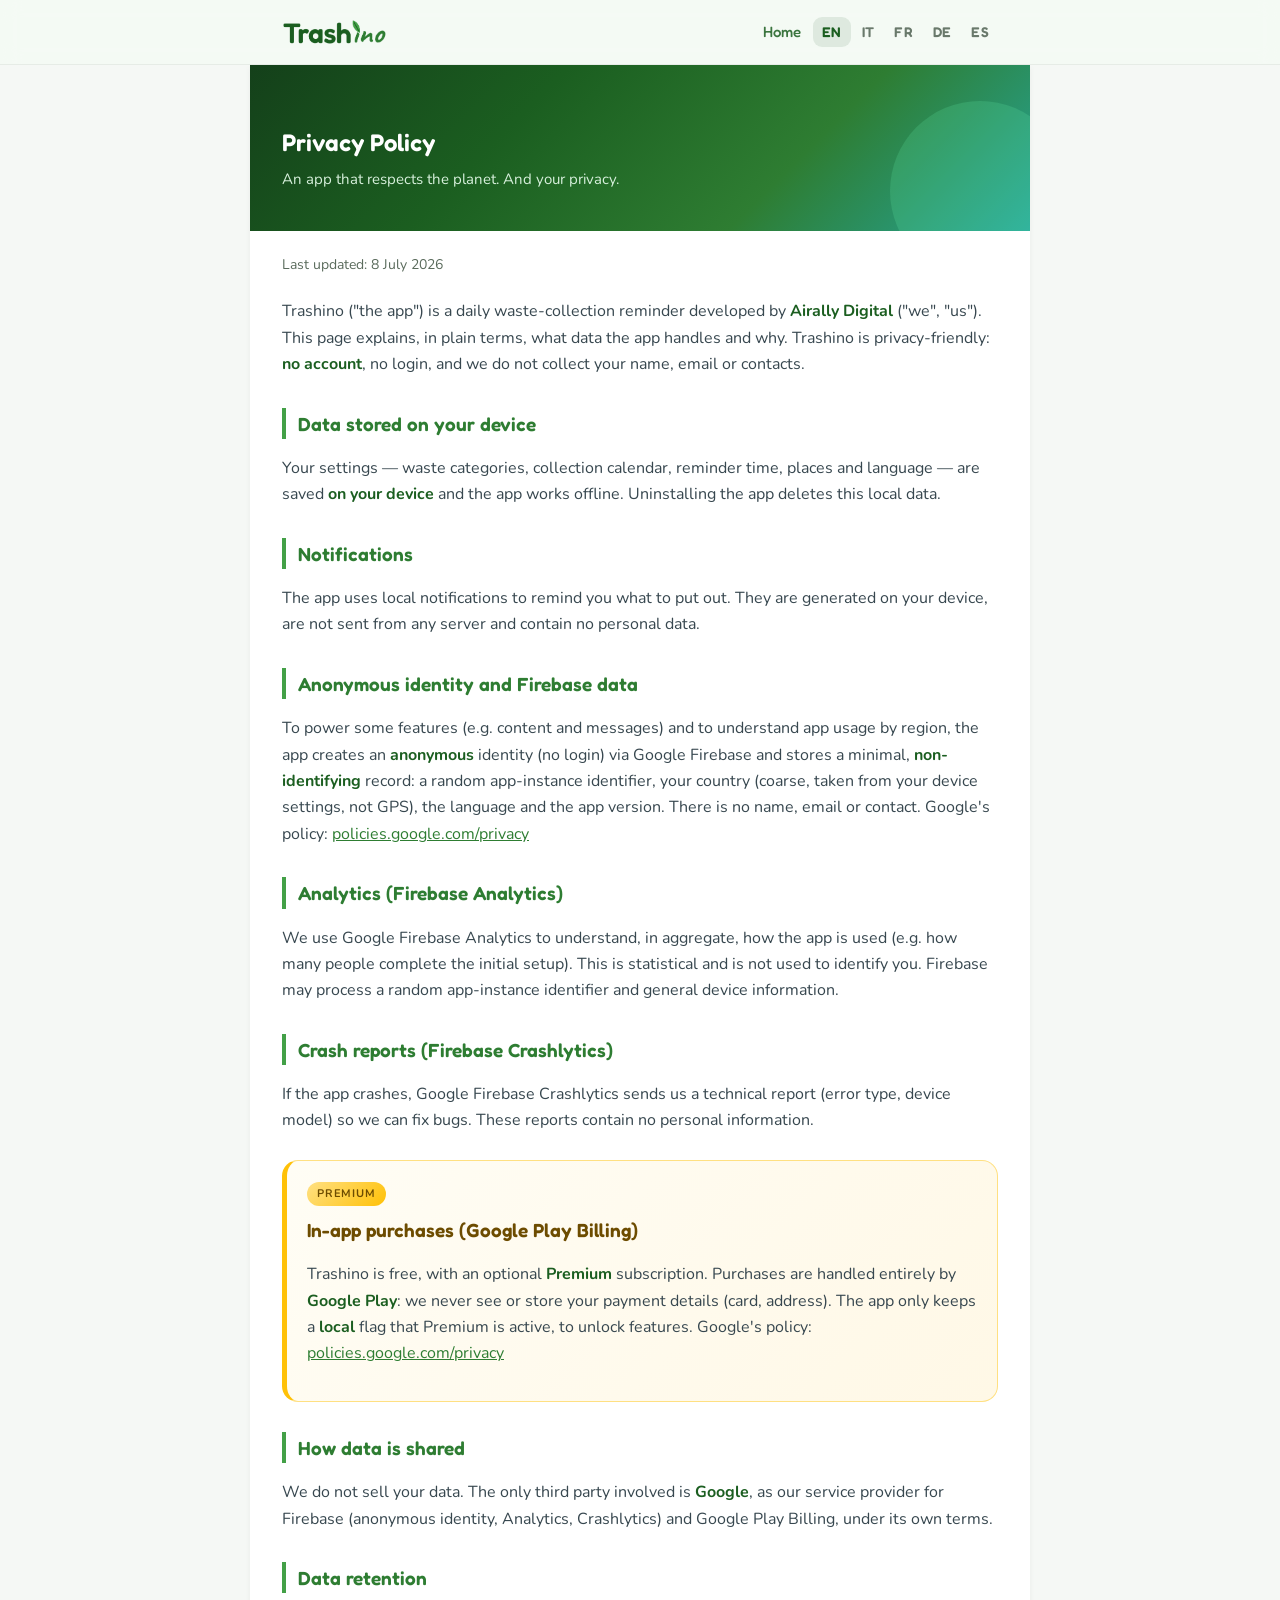
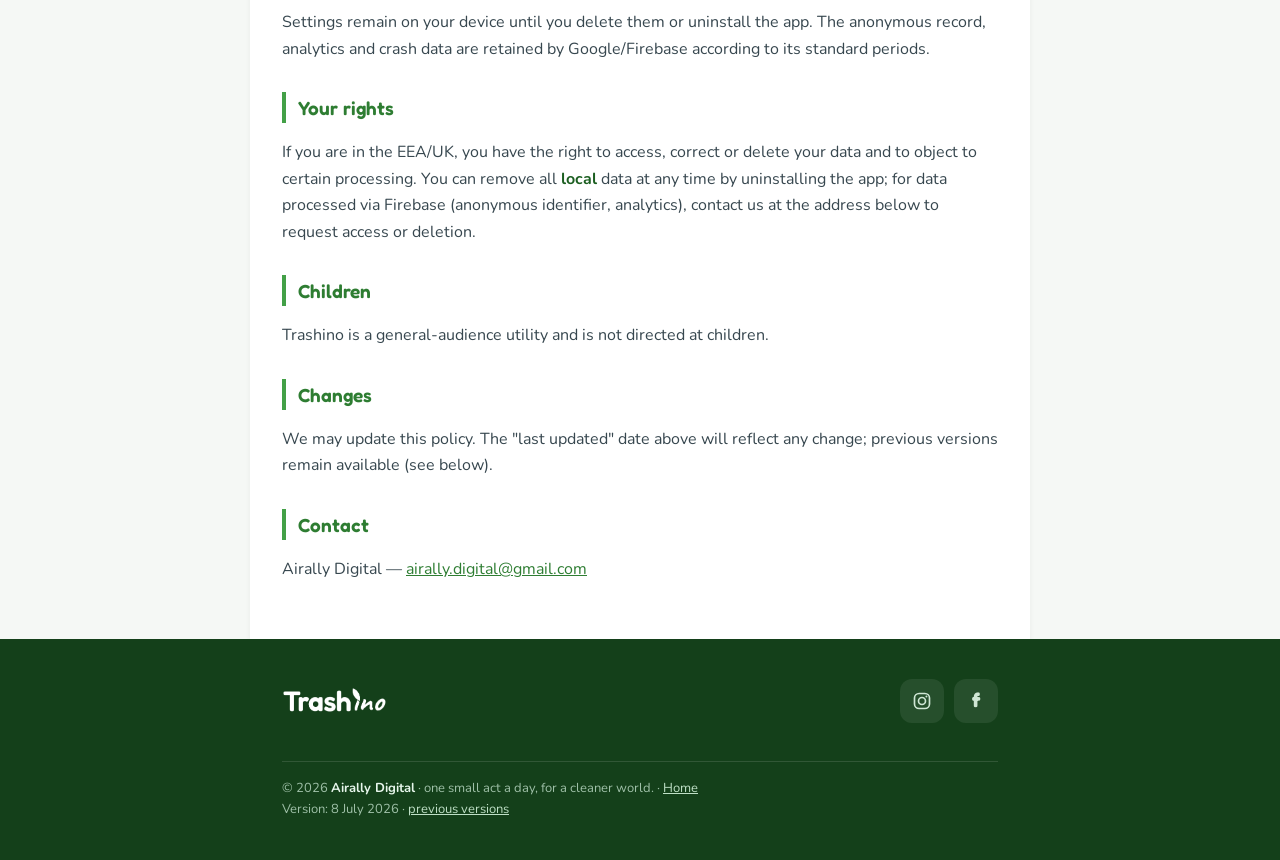
<file: index.html>
<!DOCTYPE html>
<html lang="en">
<head>
<meta charset="utf-8">
<meta name="viewport" content="width=device-width, initial-scale=1">
<title>Trashino — Privacy Policy</title>
<meta name="description" id="metaDesc" content="Trashino's privacy policy — a waste-collection reminder. No account, offline-first.">
<link rel="icon" type="image/png" href="favicon.png">
<link rel="apple-touch-icon" href="apple-touch-icon.png">
<meta property="og:type" content="website">
<meta property="og:site_name" content="Trashino">
<meta property="og:url" content="https://trashino.com/privacy/">
<meta property="og:title" content="Trashino — Informativa sulla privacy">
<meta property="og:description" content="Come Trashino tratta i tuoi dati: nessun account, offline, rispettosa della privacy.">
<meta property="og:image" content="https://trashino.com/og-image.jpg">
<meta property="og:image:type" content="image/jpeg">
<meta property="og:image:width" content="1200">
<meta property="og:image:height" content="630">
<meta name="twitter:card" content="summary_large_image">
<meta name="twitter:title" content="Trashino — Informativa sulla privacy">
<meta name="twitter:description" content="Come Trashino tratta i tuoi dati: nessun account, offline, rispettosa della privacy.">
<meta name="twitter:image" content="https://trashino.com/og-image.jpg">
<link rel="canonical" href="https://trashino.com/privacy/">
<meta name="theme-color" content="#1B5E20">
<!-- Pagina costruita con i DESIGN TOKEN del marchio Trashino (repo trashino-brand,
     dist/css → qui vendorato come brand.tokens.css). Un colore cambia nell'hub e
     questa pagina si riallinea: stessa identità di app, social e video. -->
<link rel="preconnect" href="https://fonts.googleapis.com">
<link rel="preconnect" href="https://fonts.gstatic.com" crossorigin>
<link href="https://fonts.googleapis.com/css2?family=Fredoka:wght@400;500;600;700&family=Caveat:wght@600;700&family=Nunito:wght@400;600;700;800&display=swap" rel="stylesheet">
<link rel="stylesheet" href="brand.tokens.css">
<style>
  *{box-sizing:border-box;}
  body{
    font-family: 'Nunito', system-ui, sans-serif;
    margin:0; background: var(--tr-color-surface-app); color: var(--tr-color-ink-body);
    line-height:1.65; -webkit-font-smoothing:antialiased;
  }
  .wrap{max-width:780px;margin:0 auto;background:var(--tr-color-surface-card);
    box-shadow: var(--tr-shadow-card);}

  /* Hero — gradiente firma "Profondità" del marchio */
  .hero{background: var(--tr-gradient-depth); color:#fff;
    padding:44px 32px 40px; position:relative; overflow:hidden;}
  .hero::after{content:"";position:absolute;right:-40px;bottom:-50px;width:180px;height:180px;
    border-radius:50%;background:rgba(105,240,174,.18);} /* mint glow */
  .hero h1{font-family:var(--tr-fontFamily-display);font-weight:600;font-size:24px;margin:14px 0 4px;color:#fff;}
  .hero .sub{color:#d7f0dc;font-size:15px;margin:0;max-width:48ch;}

  /* ===== HEADER gemello (stessa barra della landing) ===== */
  .trnav{position:sticky;top:0;z-index:40;backdrop-filter:blur(10px);
    background:rgba(245,251,244,.82);border-bottom:1px solid var(--tr-color-surface-border);}
  .trnav .in{max-width:780px;margin:0 auto;display:flex;align-items:center;gap:12px;height:64px;padding:0 32px;}
  .trnav .brand img{height:26px;display:block;}
  .trnav a.home{margin-left:auto;font-family:var(--tr-fontFamily-display);font-weight:500;font-size:15px;
    color:var(--tr-color-forest-800);text-decoration:none;opacity:.85;}
  .trnav a.home:hover{opacity:1;color:var(--tr-color-forest-700);}
  /* switcher a bandierine (identico alla landing) */
  .langsel{position:relative;display:flex;align-items:center;}
  .lang-trigger{display:none;align-items:center;gap:4px;background:#fff;border:1.5px solid var(--tr-color-surface-border);
    border-radius:var(--tr-radius-pill);padding:8px 12px;font-size:17px;line-height:1;cursor:pointer;color:var(--tr-color-forest-800);}
  .lang-menu{display:flex;gap:2px;}
  .lang-btn{background:none;border:none;cursor:pointer;font-family:var(--tr-fontFamily-display);font-weight:600;font-size:14px;letter-spacing:.02em;line-height:1;padding:8px 9px;border-radius:9px;
    color:var(--tr-color-ink-muted);opacity:.9;transition:.15s;}
  .lang-btn:hover{opacity:1;color:var(--tr-color-forest-700);}
  .lang-btn.on{opacity:1;color:var(--tr-color-forest-800);background:rgba(27,94,32,.10);}
  @media(max-width:600px){
    .trnav a.home{display:none;}
    .lang-trigger{display:inline-flex;margin-left:auto;}
    .langsel .lang-menu{position:absolute;top:calc(100% + 8px);right:0;flex-direction:column;background:#fff;
      border:1px solid var(--tr-color-surface-border);border-radius:14px;box-shadow:0 12px 28px rgba(20,64,26,.16);padding:6px;display:none;z-index:60;}
    .langsel.open .lang-menu{display:flex;}
    .lang-btn{font-size:15px;}
  }
  /* ===== FOOTER gemello ===== */
  .trfoot{background:var(--tr-color-forest-900);color:#cfe6d4;padding:40px 0;}
  .trfoot .in{max-width:780px;margin:0 auto;padding:0 32px;display:flex;gap:18px;align-items:center;flex-wrap:wrap;}
  .trfoot .wm-img{height:26px;max-width:none;}
  .trfoot .soc{margin-left:auto;display:flex;gap:10px;}
  .trfoot .soc a{width:44px;height:44px;border-radius:12px;background:rgba(255,255,255,.08);display:flex;
    align-items:center;justify-content:center;color:#cfe6d4;font-family:var(--tr-fontFamily-display);font-weight:700;font-size:20px;text-decoration:none;}
  .trfoot .soc a:hover{background:rgba(255,255,255,.16);}
  .trfoot .fine{width:100%;border-top:1px solid rgba(255,255,255,.12);margin-top:20px;padding-top:16px;font-size:13px;color:#9fc0a8;}
  .trfoot .fine a{color:#bfe0c6;text-decoration:underline;}
  .trfoot .fine b{color:#e7f6ec;}
  .lang-btn:focus-visible,.trnav a:focus-visible,.trfoot .soc a:focus-visible,.content a:focus-visible,.lang-trigger:focus-visible{outline:2.5px solid var(--tr-color-mintGlow);outline-offset:2px;border-radius:8px}

  .content{padding:8px 32px 40px;}
  .date{color:var(--tr-color-ink-muted);font-size:14px;margin:14px 0 22px;}
  h2{font-family:var(--tr-fontFamily-display);font-weight:600;font-size:19px;
    margin:30px 0 6px;color:var(--tr-color-forest-700);
    border-left:4px solid var(--tr-color-forest-500);padding-left:12px;}
  a{color:var(--tr-color-forest-700);}
  strong{color:var(--tr-color-ink-heading);}

  /* Sezione Premium — oro, come da regola di marca (oro SOLO Premium) */
  .premium{margin:26px 0;padding:18px 18px 18px 20px;border-radius:var(--tr-radius-xl);
    background:linear-gradient(135deg,#fffdf5, #fff8e6);
    border:1px solid var(--tr-color-gold-300);border-left:5px solid var(--tr-color-gold-500);}
  .premium h2{border:0;padding:0;margin:0 0 6px;color:var(--tr-color-gold-ink);}
  .chip{display:inline-block;font-size:11px;font-weight:700;letter-spacing:.8px;text-transform:uppercase;
    background:var(--tr-gradient-premium);color:var(--tr-color-gold-ink);
    padding:3px 10px;border-radius:var(--tr-radius-pill);margin-bottom:8px;}

  .wm-img{display:block;height:auto;max-width:72vw}
  footer .wm-img{margin-bottom:2px}
  [hidden]{display:none !important;}
  @media(max-width:520px){.hero,.content{padding-left:20px;padding-right:20px;} .trnav .in,.trfoot .in{padding-left:20px;padding-right:20px;}}
</style>
</head>
<body>
<nav class="trnav" aria-label="Primary">
  <div class="in">
    <a class="brand" href="https://airally-digital.github.io/trashino-site/" aria-label="Trashino — home"><img src="trashino-wordmark.png" alt="Trashino"></a>
    <a class="home" href="https://airally-digital.github.io/trashino-site/" data-it="Home" data-en="Home" data-fr="Accueil" data-de="Start" data-es="Inicio">Home</a>
    <div class="langsel" id="langsel">
      <button class="lang-trigger" id="langTrigger" aria-haspopup="true" aria-expanded="false" aria-label="Language">EN ▾</button>
      <div class="lang-menu" role="group" aria-label="Language">
        <button class="lang-btn" data-lang="en" aria-label="English">EN</button>
        <button class="lang-btn" data-lang="it" aria-label="Italiano">IT</button>
        <button class="lang-btn" data-lang="fr" aria-label="Français">FR</button>
        <button class="lang-btn" data-lang="de" aria-label="Deutsch">DE</button>
        <button class="lang-btn" data-lang="es" aria-label="Español">ES</button>
      </div>
    </div>
  </div>
</nav>

<div class="wrap">

  <div class="hero">
    <h1 data-it="Informativa sulla privacy" data-en="Privacy Policy" data-fr="Politique de confidentialité" data-de="Datenschutzerklärung" data-es="Política de privacidad">Privacy Policy</h1>
    <p class="sub"
       data-it="Un'app che rispetta l'ambiente. E la tua privacy."
       data-en="An app that respects the planet. And your privacy."
       data-fr="Une app qui respecte la planète. Et ta vie privée."
       data-de="Eine App, die den Planeten respektiert. Und deine Privatsphäre."
       data-es="Una app que respeta el planeta. Y tu privacidad.">An app that respects the planet. And your privacy.</p>
  </div>

  <!-- ===================== ITALIANO ===================== -->
  <div class="content lang-it" hidden>
    <p class="date">Ultimo aggiornamento: 8 luglio 2026</p>
    <p>Trashino ("l'app") è un promemoria giornaliero per la raccolta differenziata, sviluppato da <strong>Airally Digital</strong> ("noi"). Questa pagina spiega in modo semplice quali dati l'app tratta e perché. Trashino è pensata nel rispetto della privacy: <strong>nessun account</strong>, nessun login, e non raccogliamo il tuo nome, la tua email o i tuoi contatti.</p>
    <h2>Dati salvati sul tuo dispositivo</h2>
    <p>Le tue impostazioni — categorie di rifiuti, calendario di raccolta, orario del promemoria, luoghi e lingua — sono salvate <strong>sul tuo dispositivo</strong> e l'app funziona offline. Disinstallando l'app, questi dati locali vengono eliminati.</p>
    <h2>Notifiche</h2>
    <p>L'app usa notifiche locali per ricordarti cosa buttare. Sono generate sul tuo dispositivo, non arrivano da alcun server e non contengono dati personali.</p>
    <h2>Identità anonima e dati su Firebase</h2>
    <p>Per far funzionare alcune funzioni (es. contenuti e messaggi) e capire l'uso dell'app per area geografica, l'app crea un'identità <strong>anonima</strong> (senza login) tramite Google Firebase e salva un record minimo e <strong>non identificativo</strong>: un identificativo casuale dell'installazione, il Paese (grossolano, ricavato dalle impostazioni del dispositivo, non dal GPS), la lingua e la versione dell'app. Non c'è alcun nome, email o contatto. Informativa di Google: <a href="https://policies.google.com/privacy">policies.google.com/privacy</a></p>
    <h2>Statistiche (Firebase Analytics)</h2>
    <p>Usiamo Google Firebase Analytics per capire, in forma aggregata, come viene usata l'app (ad es. quante persone completano la configurazione iniziale). Sono dati statistici e non servono a identificarti. Firebase può trattare un identificativo casuale dell'installazione e informazioni generali sul dispositivo.</p>
    <h2>Segnalazioni di errore (Firebase Crashlytics)</h2>
    <p>Se l'app va in crash, Google Firebase Crashlytics ci invia un report tecnico (tipo di errore, modello del dispositivo) per correggere i bug. Questi report non contengono informazioni personali.</p>
    <div class="premium">
      <span class="chip">Premium</span>
      <h2>Acquisti in-app (Google Play Billing)</h2>
      <p>Trashino è gratuita; offre un abbonamento <strong>Premium</strong> facoltativo. Gli acquisti sono gestiti interamente da <strong>Google Play</strong>: non vediamo né conserviamo i dati di pagamento (carta, indirizzo). L'app salva solo <strong>localmente</strong> un'indicazione che il Premium è attivo, per sbloccare le funzioni. Informativa di Google: <a href="https://policies.google.com/privacy">policies.google.com/privacy</a></p>
    </div>
    <h2>Condivisione dei dati</h2>
    <p>Non vendiamo i tuoi dati. L'unico soggetto terzo coinvolto è <strong>Google</strong>, come fornitore di servizi per Firebase (identità anonima, Analytics, Crashlytics) e Google Play Billing, secondo i propri termini.</p>
    <h2>Conservazione</h2>
    <p>Le impostazioni restano sul tuo dispositivo finché non le elimini o disinstalli l'app. Il record anonimo, i dati statistici e di crash sono conservati da Google/Firebase secondo i suoi periodi standard.</p>
    <h2>I tuoi diritti</h2>
    <p>Se ti trovi nel SEE/Regno Unito, hai diritto di accedere, correggere o cancellare i tuoi dati e di opporti a determinati trattamenti. Puoi rimuovere tutti i dati <strong>locali</strong> in qualsiasi momento disinstallando l'app; per i dati trattati tramite Firebase (identificativo anonimo, statistiche) puoi scriverci all'indirizzo qui sotto per l'accesso o la cancellazione.</p>
    <h2>Minori</h2>
    <p>Trashino è un'utilità per il pubblico generale e non è rivolta ai minori.</p>
    <h2>Modifiche</h2>
    <p>Potremmo aggiornare questa informativa. La data di "ultimo aggiornamento" in alto rifletterà ogni modifica; le versioni precedenti restano consultabili (vedi sotto).</p>
    <h2>Contatti</h2>
    <p>Airally Digital — <a href="mailto:airally.digital@gmail.com">airally.digital@gmail.com</a></p>
  </div>

  <!-- ===================== ENGLISH ===================== -->
  <div class="content lang-en" hidden>
    <p class="date">Last updated: 8 July 2026</p>
    <p>Trashino ("the app") is a daily waste-collection reminder developed by <strong>Airally Digital</strong> ("we", "us"). This page explains, in plain terms, what data the app handles and why. Trashino is privacy-friendly: <strong>no account</strong>, no login, and we do not collect your name, email or contacts.</p>
    <h2>Data stored on your device</h2>
    <p>Your settings — waste categories, collection calendar, reminder time, places and language — are saved <strong>on your device</strong> and the app works offline. Uninstalling the app deletes this local data.</p>
    <h2>Notifications</h2>
    <p>The app uses local notifications to remind you what to put out. They are generated on your device, are not sent from any server and contain no personal data.</p>
    <h2>Anonymous identity and Firebase data</h2>
    <p>To power some features (e.g. content and messages) and to understand app usage by region, the app creates an <strong>anonymous</strong> identity (no login) via Google Firebase and stores a minimal, <strong>non-identifying</strong> record: a random app-instance identifier, your country (coarse, taken from your device settings, not GPS), the language and the app version. There is no name, email or contact. Google's policy: <a href="https://policies.google.com/privacy">policies.google.com/privacy</a></p>
    <h2>Analytics (Firebase Analytics)</h2>
    <p>We use Google Firebase Analytics to understand, in aggregate, how the app is used (e.g. how many people complete the initial setup). This is statistical and is not used to identify you. Firebase may process a random app-instance identifier and general device information.</p>
    <h2>Crash reports (Firebase Crashlytics)</h2>
    <p>If the app crashes, Google Firebase Crashlytics sends us a technical report (error type, device model) so we can fix bugs. These reports contain no personal information.</p>
    <div class="premium">
      <span class="chip">Premium</span>
      <h2>In-app purchases (Google Play Billing)</h2>
      <p>Trashino is free, with an optional <strong>Premium</strong> subscription. Purchases are handled entirely by <strong>Google Play</strong>: we never see or store your payment details (card, address). The app only keeps a <strong>local</strong> flag that Premium is active, to unlock features. Google's policy: <a href="https://policies.google.com/privacy">policies.google.com/privacy</a></p>
    </div>
    <h2>How data is shared</h2>
    <p>We do not sell your data. The only third party involved is <strong>Google</strong>, as our service provider for Firebase (anonymous identity, Analytics, Crashlytics) and Google Play Billing, under its own terms.</p>
    <h2>Data retention</h2>
    <p>Settings remain on your device until you delete them or uninstall the app. The anonymous record, analytics and crash data are retained by Google/Firebase according to its standard periods.</p>
    <h2>Your rights</h2>
    <p>If you are in the EEA/UK, you have the right to access, correct or delete your data and to object to certain processing. You can remove all <strong>local</strong> data at any time by uninstalling the app; for data processed via Firebase (anonymous identifier, analytics), contact us at the address below to request access or deletion.</p>
    <h2>Children</h2>
    <p>Trashino is a general-audience utility and is not directed at children.</p>
    <h2>Changes</h2>
    <p>We may update this policy. The "last updated" date above will reflect any change; previous versions remain available (see below).</p>
    <h2>Contact</h2>
    <p>Airally Digital — <a href="mailto:airally.digital@gmail.com">airally.digital@gmail.com</a></p>
  </div>

  <!-- ===================== FRANÇAIS ===================== -->
  <div class="content lang-fr" hidden>
    <p class="date">Dernière mise à jour : 8 juillet 2026</p>
    <p>Trashino (« l'app ») est un rappel quotidien pour le tri des déchets, développé par <strong>Airally Digital</strong> (« nous »). Cette page explique simplement quelles données l'app traite et pourquoi. Trashino respecte ta vie privée : <strong>aucun compte</strong>, aucune connexion, et nous ne collectons ni ton nom, ni ton e-mail, ni tes contacts.</p>
    <h2>Données stockées sur ton appareil</h2>
    <p>Tes réglages — catégories de déchets, calendrier de collecte, heure du rappel, lieux et langue — sont enregistrés <strong>sur ton appareil</strong> et l'app fonctionne hors ligne. Désinstaller l'app supprime ces données locales.</p>
    <h2>Notifications</h2>
    <p>L'app utilise des notifications locales pour te rappeler quoi sortir. Elles sont générées sur ton appareil, ne proviennent d'aucun serveur et ne contiennent aucune donnée personnelle.</p>
    <h2>Identité anonyme et données sur Firebase</h2>
    <p>Pour faire fonctionner certaines fonctions (ex. contenus et messages) et comprendre l'usage de l'app par région, l'app crée une identité <strong>anonyme</strong> (sans connexion) via Google Firebase et conserve un enregistrement minimal et <strong>non identifiant</strong> : un identifiant aléatoire de l'installation, ton pays (approximatif, issu des réglages de l'appareil, pas du GPS), la langue et la version de l'app. Il n'y a aucun nom, e-mail ni contact. Politique de Google : <a href="https://policies.google.com/privacy">policies.google.com/privacy</a></p>
    <h2>Statistiques (Firebase Analytics)</h2>
    <p>Nous utilisons Google Firebase Analytics pour comprendre, de façon agrégée, comment l'app est utilisée (par ex. combien de personnes terminent la configuration initiale). Ce sont des données statistiques qui ne servent pas à t'identifier. Firebase peut traiter un identifiant aléatoire de l'installation et des informations générales sur l'appareil.</p>
    <h2>Rapports de plantage (Firebase Crashlytics)</h2>
    <p>Si l'app plante, Google Firebase Crashlytics nous envoie un rapport technique (type d'erreur, modèle d'appareil) pour corriger les bugs. Ces rapports ne contiennent aucune information personnelle.</p>
    <div class="premium">
      <span class="chip">Premium</span>
      <h2>Achats intégrés (Google Play Billing)</h2>
      <p>Trashino est gratuite ; elle propose un abonnement <strong>Premium</strong> facultatif. Les achats sont gérés entièrement par <strong>Google Play</strong> : nous ne voyons ni ne conservons tes données de paiement (carte, adresse). L'app conserve seulement <strong>localement</strong> une indication que Premium est actif, pour débloquer les fonctions. Politique de Google : <a href="https://policies.google.com/privacy">policies.google.com/privacy</a></p>
    </div>
    <h2>Partage des données</h2>
    <p>Nous ne vendons pas tes données. Le seul tiers impliqué est <strong>Google</strong>, en tant que prestataire pour Firebase (identité anonyme, Analytics, Crashlytics) et Google Play Billing, selon ses propres conditions.</p>
    <h2>Conservation</h2>
    <p>Les réglages restent sur ton appareil jusqu'à ce que tu les supprimes ou désinstalles l'app. L'enregistrement anonyme, les données statistiques et de plantage sont conservés par Google/Firebase selon ses durées standard.</p>
    <h2>Tes droits</h2>
    <p>Si tu te trouves dans l'EEE/au Royaume-Uni, tu as le droit d'accéder à tes données, de les corriger ou de les supprimer, et de t'opposer à certains traitements. Tu peux supprimer toutes les données <strong>locales</strong> à tout moment en désinstallant l'app ; pour les données traitées via Firebase (identifiant anonyme, statistiques), écris-nous à l'adresse ci-dessous pour l'accès ou la suppression.</p>
    <h2>Enfants</h2>
    <p>Trashino est un utilitaire grand public et ne s'adresse pas aux enfants.</p>
    <h2>Modifications</h2>
    <p>Nous pouvons mettre à jour cette politique. La date de « dernière mise à jour » en haut reflétera tout changement ; les versions précédentes restent consultables (voir ci-dessous).</p>
    <h2>Contact</h2>
    <p>Airally Digital — <a href="mailto:airally.digital@gmail.com">airally.digital@gmail.com</a></p>
  </div>

  <!-- ===================== ESPAÑOL ===================== -->
  <div class="content lang-es" hidden>
    <p class="date">Última actualización: 8 de julio de 2026</p>
    <p>Trashino («la app») es un recordatorio diario para la recogida de residuos, desarrollado por <strong>Airally Digital</strong> («nosotros»). Esta página explica de forma sencilla qué datos trata la app y por qué. Trashino respeta tu privacidad: <strong>sin cuenta</strong>, sin inicio de sesión, y no recogemos tu nombre, tu correo ni tus contactos.</p>
    <h2>Datos guardados en tu dispositivo</h2>
    <p>Tus ajustes — categorías de residuos, calendario de recogida, hora del aviso, lugares e idioma — se guardan <strong>en tu dispositivo</strong> y la app funciona sin conexión. Al desinstalar la app se eliminan estos datos locales.</p>
    <h2>Notificaciones</h2>
    <p>La app usa notificaciones locales para recordarte qué sacar. Se generan en tu dispositivo, no provienen de ningún servidor y no contienen datos personales.</p>
    <h2>Identidad anónima y datos en Firebase</h2>
    <p>Para que funcionen algunas funciones (p. ej. contenidos y mensajes) y para entender el uso de la app por región, la app crea una identidad <strong>anónima</strong> (sin inicio de sesión) mediante Google Firebase y guarda un registro mínimo y <strong>no identificativo</strong>: un identificador aleatorio de la instalación, tu país (aproximado, tomado de los ajustes del dispositivo, no del GPS), el idioma y la versión de la app. No hay ningún nombre, correo ni contacto. Política de Google: <a href="https://policies.google.com/privacy">policies.google.com/privacy</a></p>
    <h2>Estadísticas (Firebase Analytics)</h2>
    <p>Usamos Google Firebase Analytics para entender, de forma agregada, cómo se usa la app (p. ej. cuántas personas completan la configuración inicial). Son datos estadísticos y no sirven para identificarte. Firebase puede tratar un identificador aleatorio de la instalación e información general del dispositivo.</p>
    <h2>Informes de errores (Firebase Crashlytics)</h2>
    <p>Si la app falla, Google Firebase Crashlytics nos envía un informe técnico (tipo de error, modelo del dispositivo) para corregir los fallos. Estos informes no contienen información personal.</p>
    <div class="premium">
      <span class="chip">Premium</span>
      <h2>Compras dentro de la app (Google Play Billing)</h2>
      <p>Trashino es gratis; ofrece una suscripción <strong>Premium</strong> opcional. Las compras las gestiona íntegramente <strong>Google Play</strong>: no vemos ni guardamos tus datos de pago (tarjeta, dirección). La app solo guarda <strong>localmente</strong> una indicación de que Premium está activo, para desbloquear las funciones. Política de Google: <a href="https://policies.google.com/privacy">policies.google.com/privacy</a></p>
    </div>
    <h2>Cómo se comparten los datos</h2>
    <p>No vendemos tus datos. El único tercero implicado es <strong>Google</strong>, como proveedor de servicios para Firebase (identidad anónima, Analytics, Crashlytics) y Google Play Billing, según sus propios términos.</p>
    <h2>Conservación</h2>
    <p>Los ajustes permanecen en tu dispositivo hasta que los elimines o desinstales la app. El registro anónimo, los datos estadísticos y de fallos los conserva Google/Firebase según sus periodos estándar.</p>
    <h2>Tus derechos</h2>
    <p>Si estás en el EEE/Reino Unido, tienes derecho a acceder, corregir o eliminar tus datos y a oponerte a ciertos tratamientos. Puedes eliminar todos los datos <strong>locales</strong> en cualquier momento desinstalando la app; para los datos tratados mediante Firebase (identificador anónimo, estadísticas), escríbenos a la dirección de abajo para el acceso o la eliminación.</p>
    <h2>Menores</h2>
    <p>Trashino es una utilidad de público general y no está dirigida a menores.</p>
    <h2>Cambios</h2>
    <p>Podemos actualizar esta política. La fecha de «última actualización» de arriba reflejará cualquier cambio; las versiones anteriores siguen disponibles (ver abajo).</p>
    <h2>Contacto</h2>
    <p>Airally Digital — <a href="mailto:airally.digital@gmail.com">airally.digital@gmail.com</a></p>
  </div>

  <!-- ===================== DEUTSCH ===================== -->
  <div class="content lang-de" hidden>
    <p class="date">Zuletzt aktualisiert: 8. Juli 2026</p>
    <p>Trashino („die App") ist eine tägliche Erinnerung für die Mülltrennung, entwickelt von <strong>Airally Digital</strong> („wir"). Diese Seite erklärt einfach, welche Daten die App verarbeitet und warum. Trashino ist datenschutzfreundlich: <strong>kein Konto</strong>, kein Login, und wir erfassen weder deinen Namen noch deine E-Mail oder deine Kontakte.</p>
    <h2>Auf deinem Gerät gespeicherte Daten</h2>
    <p>Deine Einstellungen — Abfallkategorien, Abholkalender, Erinnerungszeit, Orte und Sprache — werden <strong>auf deinem Gerät</strong> gespeichert und die App funktioniert offline. Beim Deinstallieren der App werden diese lokalen Daten gelöscht.</p>
    <h2>Benachrichtigungen</h2>
    <p>Die App nutzt lokale Benachrichtigungen, um dich daran zu erinnern, was rauszustellen ist. Sie werden auf deinem Gerät erzeugt, kommen von keinem Server und enthalten keine personenbezogenen Daten.</p>
    <h2>Anonyme Identität und Daten bei Firebase</h2>
    <p>Um einige Funktionen bereitzustellen (z. B. Inhalte und Nachrichten) und die App-Nutzung nach Region zu verstehen, erstellt die App über Google Firebase eine <strong>anonyme</strong> Identität (ohne Login) und speichert einen minimalen, <strong>nicht identifizierenden</strong> Datensatz: eine zufällige Installations-Kennung, dein Land (grob, aus den Geräteeinstellungen, nicht per GPS), die Sprache und die App-Version. Es gibt keinen Namen, keine E-Mail und keine Kontakte. Google-Datenschutzerklärung: <a href="https://policies.google.com/privacy">policies.google.com/privacy</a></p>
    <h2>Statistiken (Firebase Analytics)</h2>
    <p>Wir verwenden Google Firebase Analytics, um in aggregierter Form zu verstehen, wie die App genutzt wird (z. B. wie viele Personen die Ersteinrichtung abschließen). Das sind statistische Daten und dienen nicht dazu, dich zu identifizieren. Firebase kann eine zufällige Installations-Kennung und allgemeine Geräteinformationen verarbeiten.</p>
    <h2>Fehlerberichte (Firebase Crashlytics)</h2>
    <p>Wenn die App abstürzt, sendet uns Google Firebase Crashlytics einen technischen Bericht (Fehlertyp, Gerätemodell), damit wir Fehler beheben können. Diese Berichte enthalten keine personenbezogenen Informationen.</p>
    <div class="premium">
      <span class="chip">Premium</span>
      <h2>In-App-Käufe (Google Play Billing)</h2>
      <p>Trashino ist kostenlos; es bietet ein optionales <strong>Premium</strong>-Abo. Käufe werden vollständig von <strong>Google Play</strong> abgewickelt: Wir sehen und speichern deine Zahlungsdaten (Karte, Adresse) nicht. Die App speichert nur <strong>lokal</strong> einen Hinweis, dass Premium aktiv ist, um die Funktionen freizuschalten. Google-Datenschutzerklärung: <a href="https://policies.google.com/privacy">policies.google.com/privacy</a></p>
    </div>
    <h2>Weitergabe der Daten</h2>
    <p>Wir verkaufen deine Daten nicht. Der einzige beteiligte Dritte ist <strong>Google</strong>, als Dienstleister für Firebase (anonyme Identität, Analytics, Crashlytics) und Google Play Billing, gemäß dessen eigenen Bedingungen.</p>
    <h2>Speicherdauer</h2>
    <p>Die Einstellungen bleiben auf deinem Gerät, bis du sie löschst oder die App deinstallierst. Der anonyme Datensatz, die Statistik- und Absturzdaten werden von Google/Firebase gemäß dessen Standardfristen aufbewahrt.</p>
    <h2>Deine Rechte</h2>
    <p>Wenn du dich im EWR/Vereinigten Königreich befindest, hast du das Recht, auf deine Daten zuzugreifen, sie zu berichtigen oder zu löschen und bestimmten Verarbeitungen zu widersprechen. Du kannst alle <strong>lokalen</strong> Daten jederzeit entfernen, indem du die App deinstallierst; für die über Firebase verarbeiteten Daten (anonyme Kennung, Statistiken) schreib uns an die unten stehende Adresse für Auskunft oder Löschung.</p>
    <h2>Kinder</h2>
    <p>Trashino ist ein Dienstprogramm für ein allgemeines Publikum und richtet sich nicht an Kinder.</p>
    <h2>Änderungen</h2>
    <p>Wir können diese Erklärung aktualisieren. Das Datum „zuletzt aktualisiert" oben spiegelt jede Änderung wider; frühere Versionen bleiben einsehbar (siehe unten).</p>
    <h2>Kontakt</h2>
    <p>Airally Digital — <a href="mailto:airally.digital@gmail.com">airally.digital@gmail.com</a></p>
  </div>

</div><!-- /.wrap -->

<footer class="trfoot">
  <div class="in">
    <img class="wm-img" src="wordmark-on-dark.png" alt="Trashino">
    <div class="soc">
      <a href="https://instagram.com/trashino.eco" target="_blank" rel="noopener" aria-label="Instagram"><svg width="20" height="20" viewBox="0 0 24 24" fill="none" stroke="#cfe6d4" stroke-width="2"><rect x="3" y="3" width="18" height="18" rx="5.5"/><circle cx="12" cy="12" r="4.2"/><circle cx="17.3" cy="6.7" r="1.2" fill="#cfe6d4" stroke="none"/></svg></a>
      <a href="https://facebook.com/trashino.eco" target="_blank" rel="noopener" aria-label="Facebook">f</a>
    </div>
    <div class="fine">© 2026 <b>Airally Digital</b> · <span
       data-it="un piccolo gesto al giorno, per un mondo più pulito."
       data-en="one small act a day, for a cleaner world."
       data-fr="un petit geste par jour, pour un monde plus propre."
       data-de="eine kleine Geste am Tag, für eine sauberere Welt."
       data-es="un pequeño gesto al día, por un mundo más limpio.">one small act a day, for a cleaner world.</span> · <a href="https://airally-digital.github.io/trashino-site/"
       data-it="Home" data-en="Home" data-fr="Accueil" data-de="Start" data-es="Inicio">Home</a><br><span
       data-it="Versione: 8 luglio 2026"
       data-en="Version: 8 July 2026"
       data-fr="Version : 8 juillet 2026"
       data-de="Version: 8. Juli 2026"
       data-es="Versión: 8 de julio de 2026">Version: 8 July 2026</span> · <a href="versions/"
       data-it="versioni precedenti" data-en="previous versions"
       data-fr="versions précédentes" data-de="frühere Versionen" data-es="versiones anteriores">previous versions</a></div>
  </div>
</footer>

<script>
  var LANGS = ['en','it','fr','de','es'];
  var FLAG  = {en:'EN',it:'IT',fr:'FR',de:'DE',es:'ES'};
  var TITLE = {en:'Privacy Policy',it:'Informativa sulla privacy',fr:'Politique de confidentialité',de:'Datenschutzerklärung',es:'Política de privacidad'};
  var DESC  = {
    en:"Trashino's privacy policy — a waste-collection reminder. No account, offline-first.",
    it:"Informativa sulla privacy di Trashino — promemoria della raccolta differenziata. Nessun account, offline-first.",
    fr:"Politique de confidentialité de Trashino — rappel pour le tri des déchets. Sans compte, hors ligne d'abord.",
    de:"Datenschutzerklärung von Trashino — Erinnerung für die Mülltrennung. Kein Konto, offline-first.",
    es:"Política de privacidad de Trashino — recordatorio para el reciclaje. Sin cuenta, offline-first."
  };
  function setLang(l){
    if (LANGS.indexOf(l) < 0) l = 'en';
    document.documentElement.lang = l;
    LANGS.forEach(function(x){
      var block = document.querySelector('.lang-' + x); if (block) block.hidden = (x !== l);
    });
    document.querySelectorAll('[data-' + l + ']').forEach(function(el){
      el.textContent = el.getAttribute('data-' + l);
    });
    document.querySelectorAll('.lang-btn').forEach(function(b){
      var on = b.getAttribute('data-lang') === l;
      b.classList.toggle('on', on); b.setAttribute('aria-current', on ? 'true' : 'false');
    });
    var trig = document.getElementById('langTrigger'); if (trig) trig.textContent = FLAG[l] + ' ▾';
    document.title = 'Trashino — ' + (TITLE[l] || TITLE.en);
    var md = document.getElementById('metaDesc'); if (md && DESC[l]) md.setAttribute('content', DESC[l]);
    try { localStorage.setItem('trashino_lang', l); } catch(e){}
  }
  function detectLang(){
    try { var s = localStorage.getItem('trashino_lang'); if (LANGS.indexOf(s) >= 0) return s; } catch(e){}
    var navs = navigator.languages || [navigator.language || 'en'];
    for (var i=0;i<navs.length;i++){ var c=(navs[i]||'').slice(0,2).toLowerCase(); if (LANGS.indexOf(c) >= 0) return c; }
    return 'en';
  }
  document.querySelectorAll('.lang-btn').forEach(function(b){
    b.addEventListener('click', function(){ setLang(b.getAttribute('data-lang')); document.getElementById('langsel').classList.remove('open'); });
  });
  var _trig = document.getElementById('langTrigger');
  if (_trig) _trig.addEventListener('click', function(e){ e.stopPropagation(); var s=document.getElementById('langsel'); var o=s.classList.toggle('open'); _trig.setAttribute('aria-expanded', o?'true':'false'); });
  document.addEventListener('click', function(){ var s=document.getElementById('langsel'); if(s){ s.classList.remove('open'); if(_trig) _trig.setAttribute('aria-expanded','false'); } });
  setLang(detectLang());
</script>
<noscript><style>.content{display:block !important;}</style></noscript>
</body>
</html>
</file>
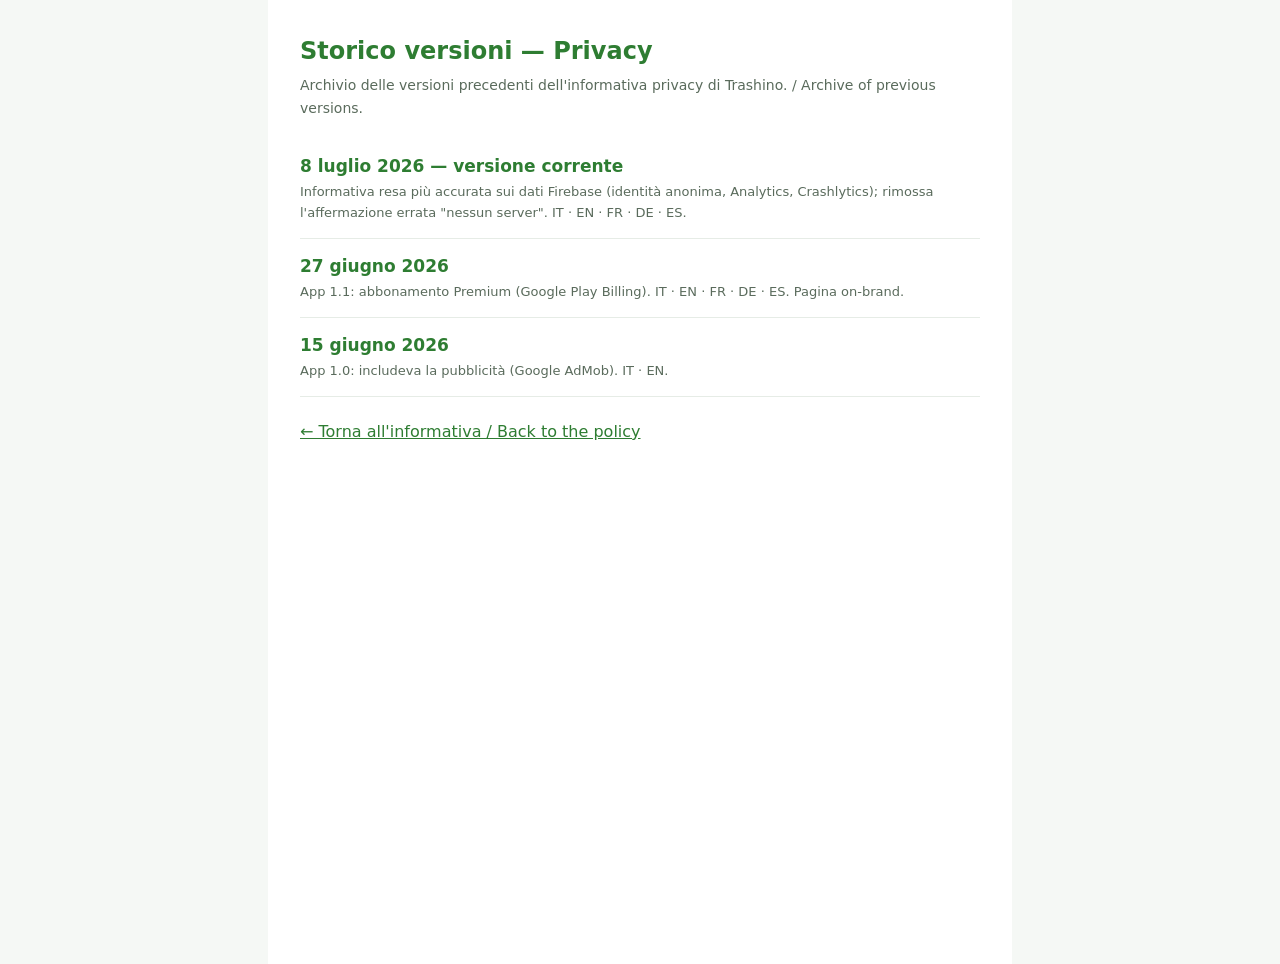
<file: versions/index.html>
<!DOCTYPE html>
<html lang="it">
<head>
<meta charset="utf-8">
<meta name="viewport" content="width=device-width, initial-scale=1">
<title>Trashino — Privacy: storico versioni</title>
<link rel="stylesheet" href="../brand.tokens.css">
<style>
  body{font-family:system-ui,sans-serif;background:var(--tr-color-surface-app);color:var(--tr-color-ink-body);margin:0;line-height:1.6;}
  .wrap{max-width:680px;margin:0 auto;background:var(--tr-color-surface-card);min-height:100vh;padding:32px;}
  h1{color:var(--tr-color-forest-700);font-size:24px;margin:0 0 4px;}
  .muted{color:var(--tr-color-ink-muted);font-size:14px;margin:0 0 20px;}
  ul{list-style:none;padding:0;margin:0;}
  li{padding:14px 0;border-bottom:1px solid var(--tr-color-surface-border);}
  li a{color:var(--tr-color-forest-700);font-weight:600;text-decoration:none;font-size:17px;}
  li .note{color:var(--tr-color-ink-muted);font-size:13px;margin-top:2px;}
  .back{display:inline-block;margin-top:22px;color:var(--tr-color-forest-700);}
</style>
</head>
<body>
<div class="wrap">
  <h1>Storico versioni — Privacy</h1>
  <p class="muted">Archivio delle versioni precedenti dell'informativa privacy di Trashino. / Archive of previous versions.</p>
  <ul>
    <li>
      <a href="2026-07-08.html">8 luglio 2026 — versione corrente</a>
      <div class="note">Informativa resa più accurata sui dati Firebase (identità anonima, Analytics, Crashlytics); rimossa l'affermazione errata "nessun server". IT · EN · FR · DE · ES.</div>
    </li>
    <li>
      <a href="2026-06-27.html">27 giugno 2026</a>
      <div class="note">App 1.1: abbonamento Premium (Google Play Billing). IT · EN · FR · DE · ES. Pagina on-brand.</div>
    </li>
    <li>
      <a href="2026-06-15.html">15 giugno 2026</a>
      <div class="note">App 1.0: includeva la pubblicità (Google AdMob). IT · EN.</div>
    </li>
  </ul>
  <a class="back" href="../">← Torna all'informativa / Back to the policy</a>
</div>
</body>
</html>
</file>
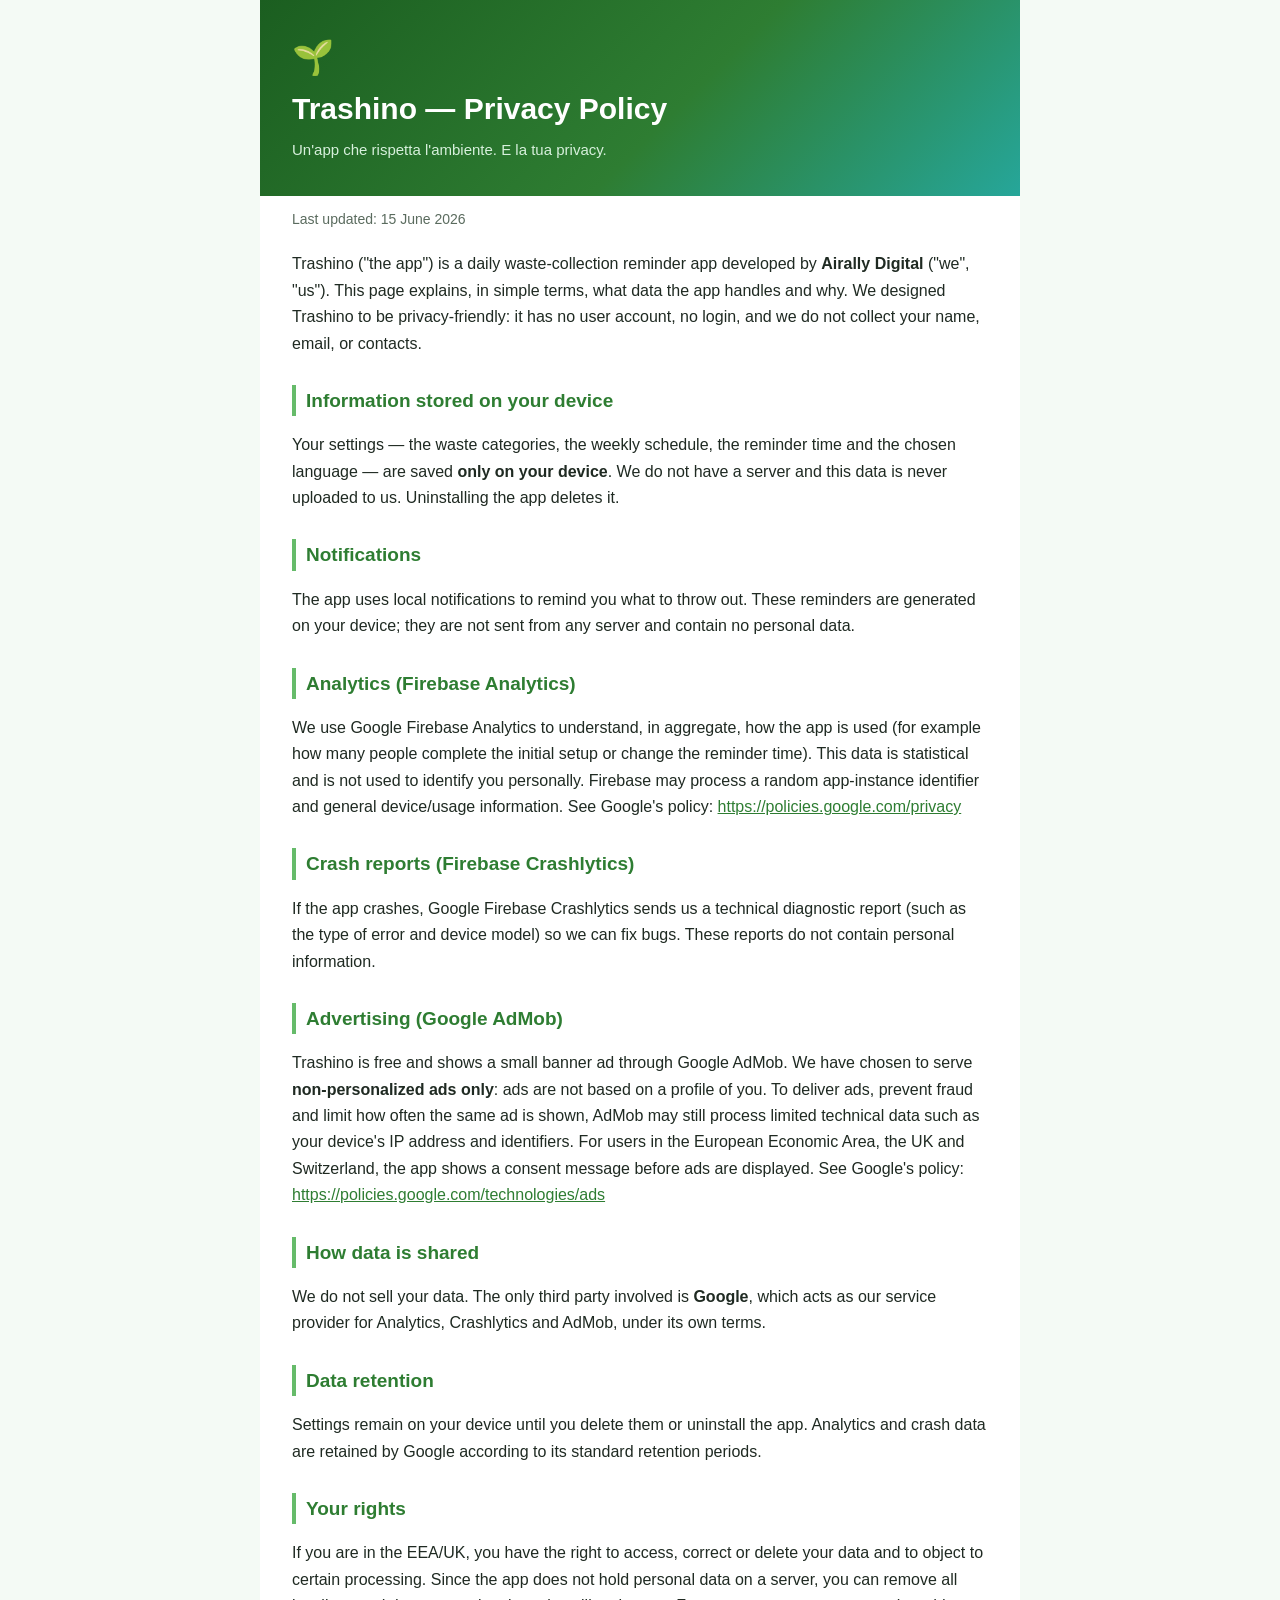
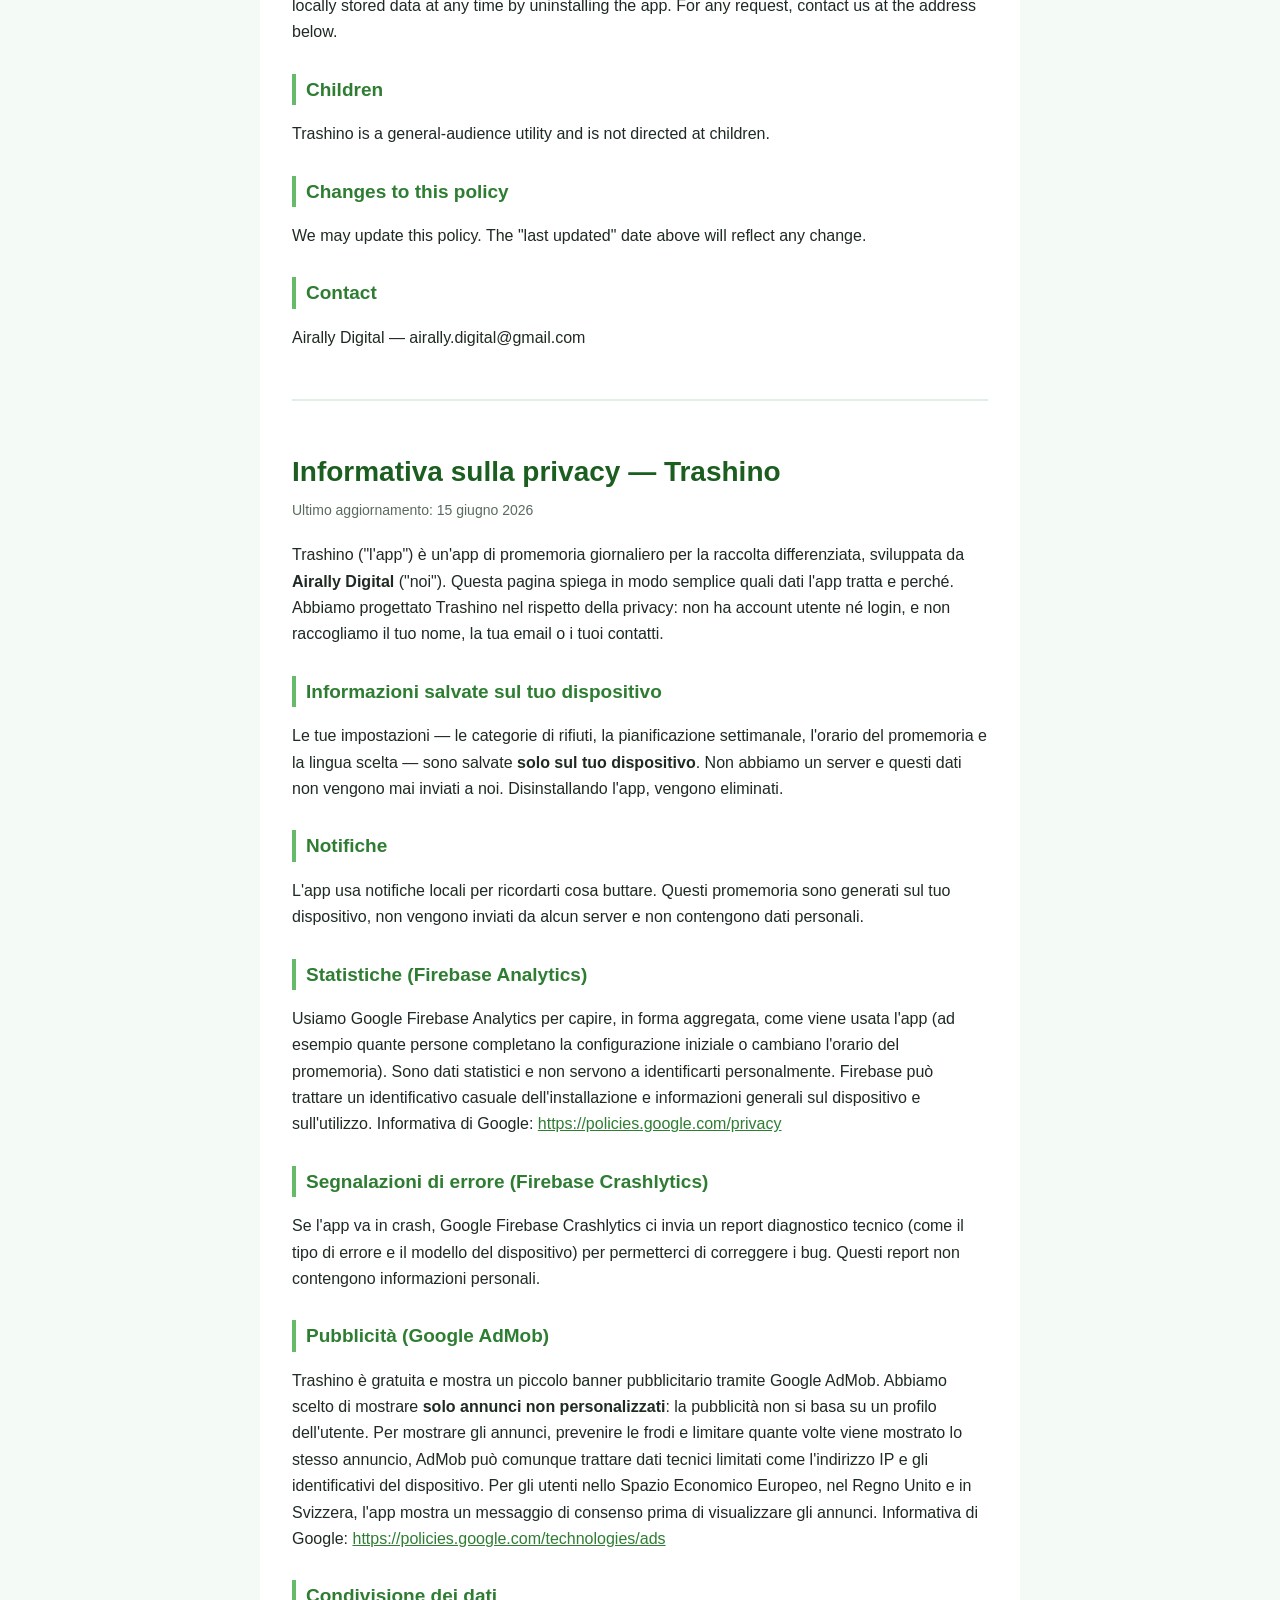
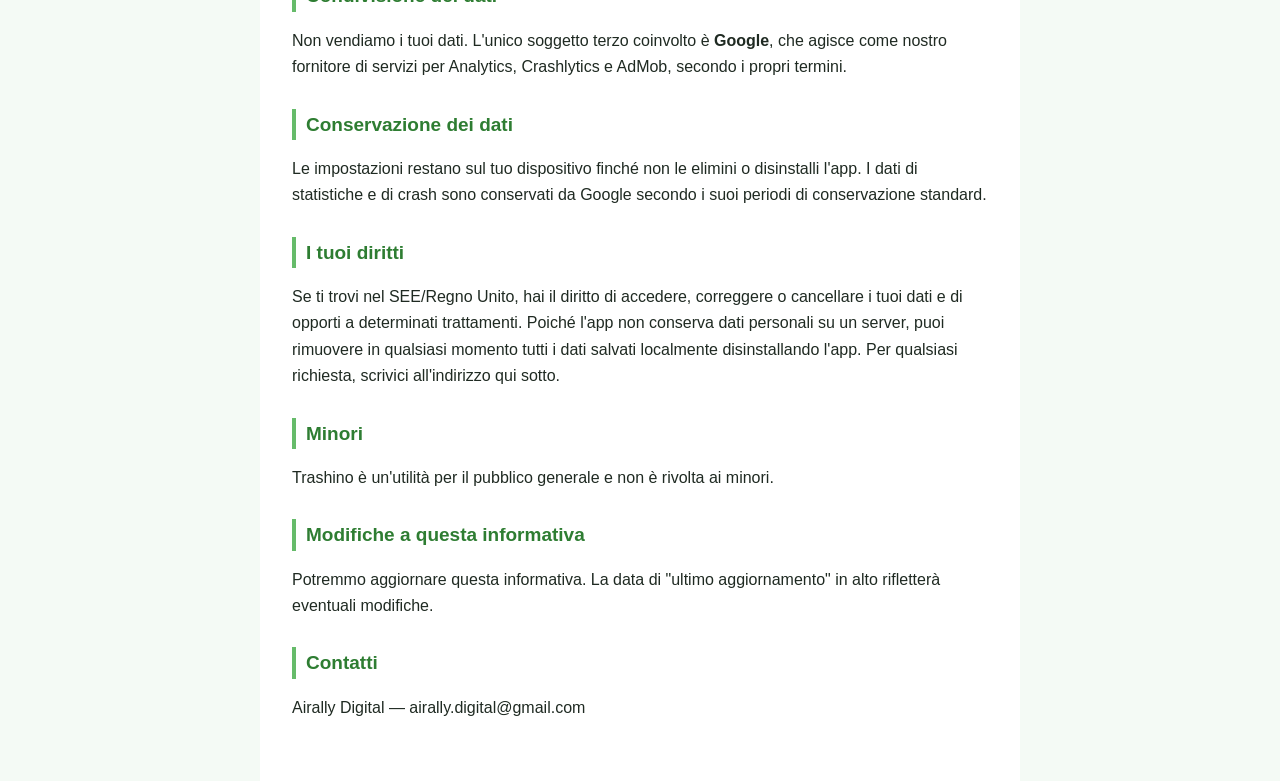
<file: versions/2026-06-15.html>
<!DOCTYPE html>
<html lang="en">
<head>
<meta charset="utf-8">
<meta name="viewport" content="width=device-width, initial-scale=1">
<title>Trashino — Privacy Policy</title>
<style>
  body{font-family:-apple-system,Segoe UI,Roboto,Arial,sans-serif;margin:0;background:#f4faf5;color:#1f2a22;line-height:1.65;}
  .wrap{max-width:760px;margin:0 auto;background:#ffffff;}
  .hero{background:linear-gradient(135deg,#1b5e20 0%,#2e7d32 55%,#26a69a 100%);color:#fff;padding:40px 32px 34px;}
  .hero .leaf{font-size:34px;line-height:1;}
  .hero h1{font-size:30px;margin:10px 0 4px;color:#fff;}
  .hero .sub{color:#d7f0dc;font-size:15px;margin:0;}
  .content{padding:8px 32px 44px;}
  h1{font-size:28px;margin:0 0 4px;color:#1b5e20;}
  h2{font-size:19px;margin:28px 0 6px;color:#2e7d32;border-left:4px solid #66bb6a;padding-left:10px;}
  .date{color:#5a6b5e;font-size:14px;margin:4px 0 20px;}
  hr{border:none;border-top:2px solid #e2efe4;margin:48px 0;}
  a{color:#2e7d32;}
  .content h1{margin-top:8px;}
</style>
</head>
<body>
<div class="wrap">

<div class="hero">
  <div class="leaf">🌱</div>
  <h1>Trashino — Privacy Policy</h1>
  <p class="sub">Un'app che rispetta l'ambiente. E la tua privacy.</p>
</div>

<div class="content">

<p class="date">Last updated: 15 June 2026</p>

<p>Trashino ("the app") is a daily waste-collection reminder app developed by <strong>Airally Digital</strong> ("we", "us"). This page explains, in simple terms, what data the app handles and why. We designed Trashino to be privacy-friendly: it has no user account, no login, and we do not collect your name, email, or contacts.</p>

<h2>Information stored on your device</h2>
<p>Your settings — the waste categories, the weekly schedule, the reminder time and the chosen language — are saved <strong>only on your device</strong>. We do not have a server and this data is never uploaded to us. Uninstalling the app deletes it.</p>

<h2>Notifications</h2>
<p>The app uses local notifications to remind you what to throw out. These reminders are generated on your device; they are not sent from any server and contain no personal data.</p>

<h2>Analytics (Firebase Analytics)</h2>
<p>We use Google Firebase Analytics to understand, in aggregate, how the app is used (for example how many people complete the initial setup or change the reminder time). This data is statistical and is not used to identify you personally. Firebase may process a random app-instance identifier and general device/usage information. See Google's policy: <a href="https://policies.google.com/privacy">https://policies.google.com/privacy</a></p>

<h2>Crash reports (Firebase Crashlytics)</h2>
<p>If the app crashes, Google Firebase Crashlytics sends us a technical diagnostic report (such as the type of error and device model) so we can fix bugs. These reports do not contain personal information.</p>

<h2>Advertising (Google AdMob)</h2>
<p>Trashino is free and shows a small banner ad through Google AdMob. We have chosen to serve <strong>non-personalized ads only</strong>: ads are not based on a profile of you. To deliver ads, prevent fraud and limit how often the same ad is shown, AdMob may still process limited technical data such as your device's IP address and identifiers. For users in the European Economic Area, the UK and Switzerland, the app shows a consent message before ads are displayed. See Google's policy: <a href="https://policies.google.com/technologies/ads">https://policies.google.com/technologies/ads</a></p>

<h2>How data is shared</h2>
<p>We do not sell your data. The only third party involved is <strong>Google</strong>, which acts as our service provider for Analytics, Crashlytics and AdMob, under its own terms.</p>

<h2>Data retention</h2>
<p>Settings remain on your device until you delete them or uninstall the app. Analytics and crash data are retained by Google according to its standard retention periods.</p>

<h2>Your rights</h2>
<p>If you are in the EEA/UK, you have the right to access, correct or delete your data and to object to certain processing. Since the app does not hold personal data on a server, you can remove all locally stored data at any time by uninstalling the app. For any request, contact us at the address below.</p>

<h2>Children</h2>
<p>Trashino is a general-audience utility and is not directed at children.</p>

<h2>Changes to this policy</h2>
<p>We may update this policy. The "last updated" date above will reflect any change.</p>

<h2>Contact</h2>
<p>Airally Digital — airally.digital@gmail.com</p>

<hr>

<h1>Informativa sulla privacy — Trashino</h1>
<p class="date">Ultimo aggiornamento: 15 giugno 2026</p>

<p>Trashino ("l'app") è un'app di promemoria giornaliero per la raccolta differenziata, sviluppata da <strong>Airally Digital</strong> ("noi"). Questa pagina spiega in modo semplice quali dati l'app tratta e perché. Abbiamo progettato Trashino nel rispetto della privacy: non ha account utente né login, e non raccogliamo il tuo nome, la tua email o i tuoi contatti.</p>

<h2>Informazioni salvate sul tuo dispositivo</h2>
<p>Le tue impostazioni — le categorie di rifiuti, la pianificazione settimanale, l'orario del promemoria e la lingua scelta — sono salvate <strong>solo sul tuo dispositivo</strong>. Non abbiamo un server e questi dati non vengono mai inviati a noi. Disinstallando l'app, vengono eliminati.</p>

<h2>Notifiche</h2>
<p>L'app usa notifiche locali per ricordarti cosa buttare. Questi promemoria sono generati sul tuo dispositivo, non vengono inviati da alcun server e non contengono dati personali.</p>

<h2>Statistiche (Firebase Analytics)</h2>
<p>Usiamo Google Firebase Analytics per capire, in forma aggregata, come viene usata l'app (ad esempio quante persone completano la configurazione iniziale o cambiano l'orario del promemoria). Sono dati statistici e non servono a identificarti personalmente. Firebase può trattare un identificativo casuale dell'installazione e informazioni generali sul dispositivo e sull'utilizzo. Informativa di Google: <a href="https://policies.google.com/privacy">https://policies.google.com/privacy</a></p>

<h2>Segnalazioni di errore (Firebase Crashlytics)</h2>
<p>Se l'app va in crash, Google Firebase Crashlytics ci invia un report diagnostico tecnico (come il tipo di errore e il modello del dispositivo) per permetterci di correggere i bug. Questi report non contengono informazioni personali.</p>

<h2>Pubblicità (Google AdMob)</h2>
<p>Trashino è gratuita e mostra un piccolo banner pubblicitario tramite Google AdMob. Abbiamo scelto di mostrare <strong>solo annunci non personalizzati</strong>: la pubblicità non si basa su un profilo dell'utente. Per mostrare gli annunci, prevenire le frodi e limitare quante volte viene mostrato lo stesso annuncio, AdMob può comunque trattare dati tecnici limitati come l'indirizzo IP e gli identificativi del dispositivo. Per gli utenti nello Spazio Economico Europeo, nel Regno Unito e in Svizzera, l'app mostra un messaggio di consenso prima di visualizzare gli annunci. Informativa di Google: <a href="https://policies.google.com/technologies/ads">https://policies.google.com/technologies/ads</a></p>

<h2>Condivisione dei dati</h2>
<p>Non vendiamo i tuoi dati. L'unico soggetto terzo coinvolto è <strong>Google</strong>, che agisce come nostro fornitore di servizi per Analytics, Crashlytics e AdMob, secondo i propri termini.</p>

<h2>Conservazione dei dati</h2>
<p>Le impostazioni restano sul tuo dispositivo finché non le elimini o disinstalli l'app. I dati di statistiche e di crash sono conservati da Google secondo i suoi periodi di conservazione standard.</p>

<h2>I tuoi diritti</h2>
<p>Se ti trovi nel SEE/Regno Unito, hai il diritto di accedere, correggere o cancellare i tuoi dati e di opporti a determinati trattamenti. Poiché l'app non conserva dati personali su un server, puoi rimuovere in qualsiasi momento tutti i dati salvati localmente disinstallando l'app. Per qualsiasi richiesta, scrivici all'indirizzo qui sotto.</p>

<h2>Minori</h2>
<p>Trashino è un'utilità per il pubblico generale e non è rivolta ai minori.</p>

<h2>Modifiche a questa informativa</h2>
<p>Potremmo aggiornare questa informativa. La data di "ultimo aggiornamento" in alto rifletterà eventuali modifiche.</p>

<h2>Contatti</h2>
<p>Airally Digital — airally.digital@gmail.com</p>

</div>
</div>
</body>
</html>
</file>
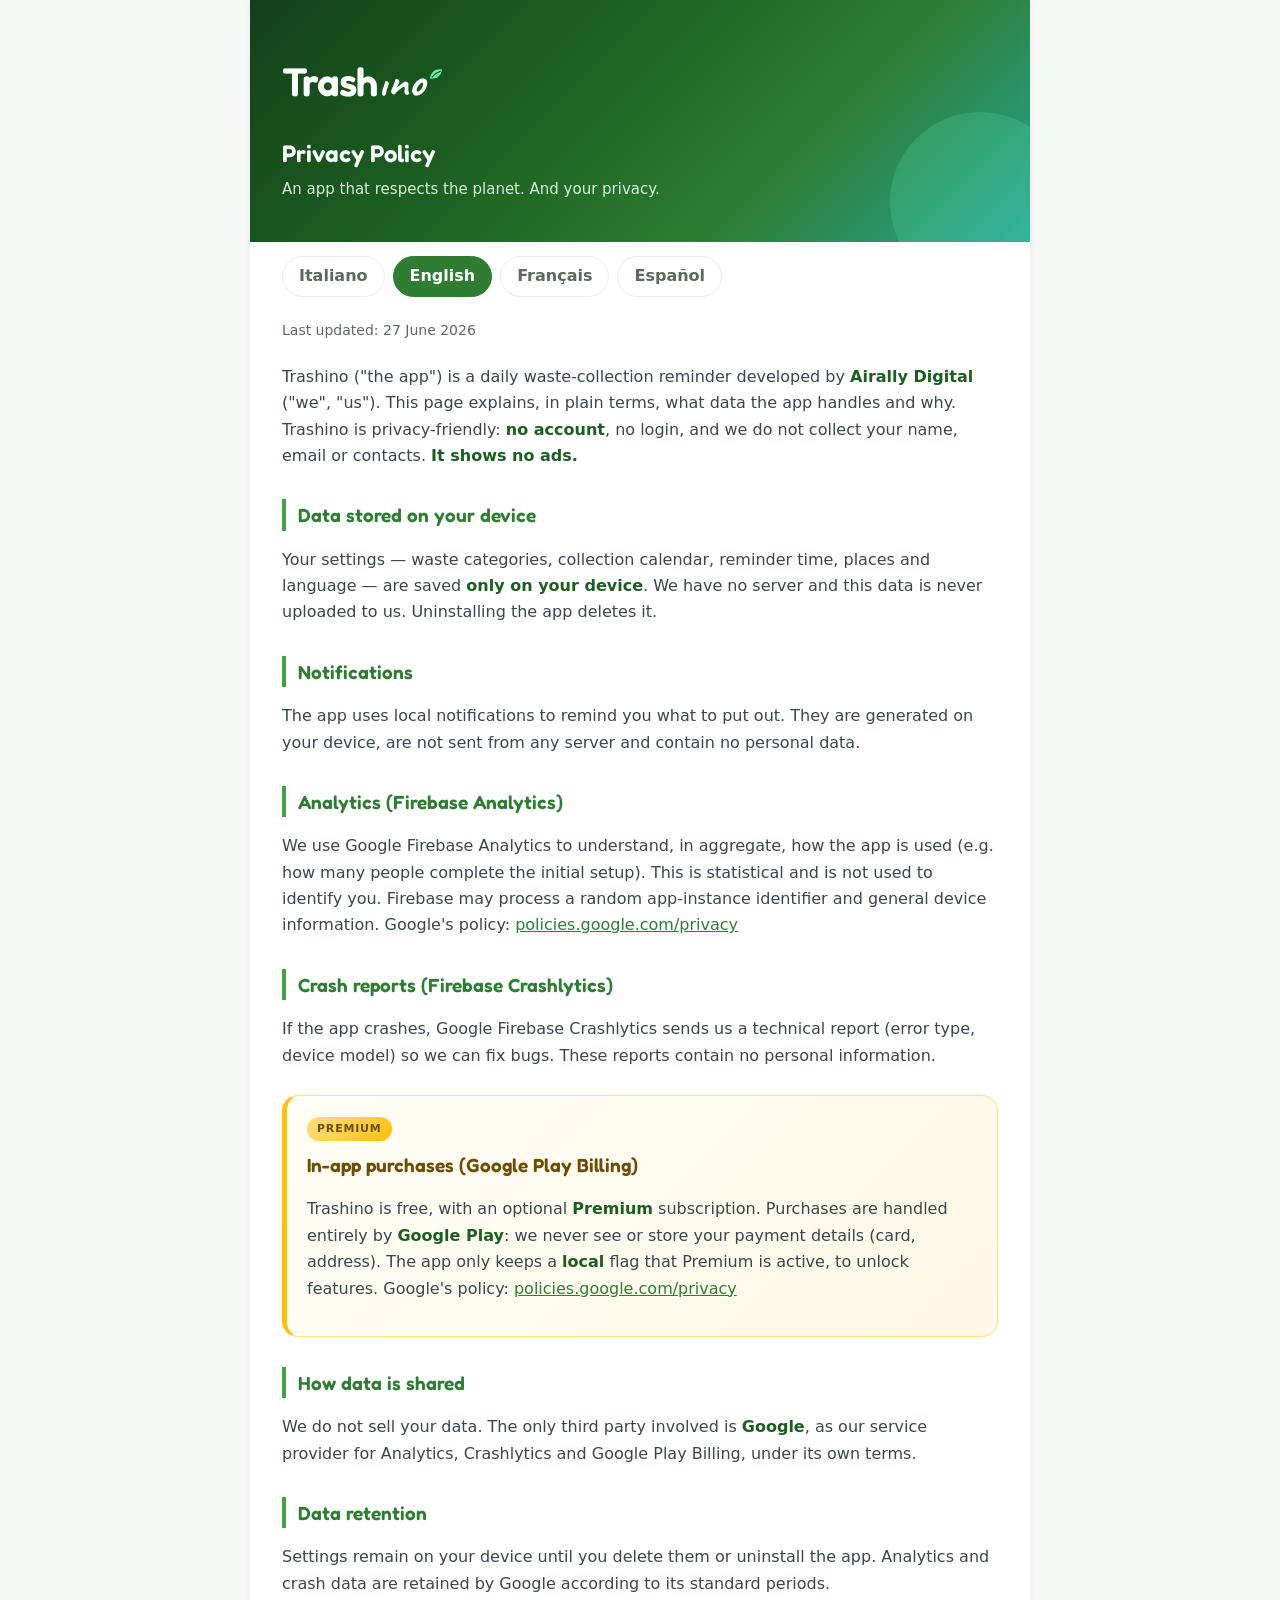
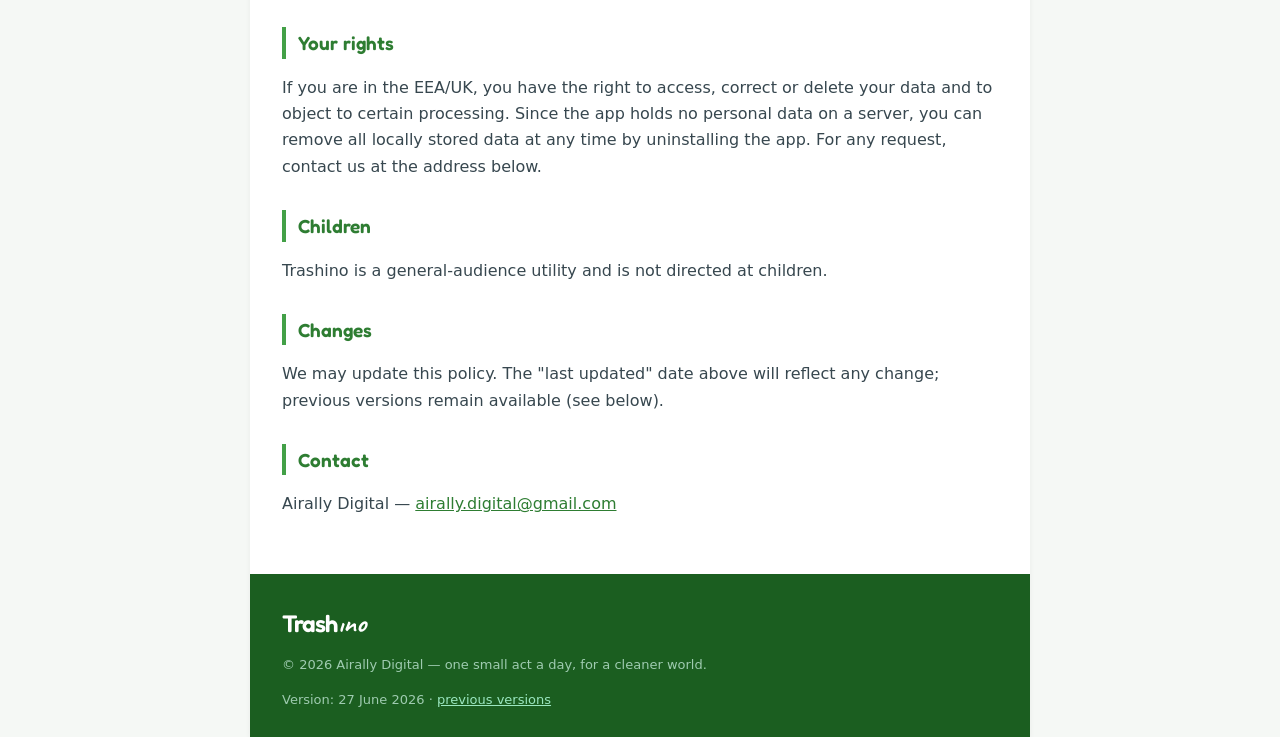
<file: versions/2026-06-27.html>
<!DOCTYPE html>
<html lang="it">
<head>
<meta charset="utf-8">
<meta name="viewport" content="width=device-width, initial-scale=1">
<title>Trashino — Privacy Policy</title>
<meta name="description" content="Informativa sulla privacy di Trashino — promemoria della raccolta differenziata. Nessun account, offline-first.">
<!-- Pagina costruita con i DESIGN TOKEN del marchio Trashino (repo trashino-brand,
     dist/css → qui vendorato come brand.tokens.css). Un colore cambia nell'hub e
     questa pagina si riallinea: stessa identità di app, social e video. -->
<link rel="preconnect" href="https://fonts.googleapis.com">
<link rel="preconnect" href="https://fonts.gstatic.com" crossorigin>
<link href="https://fonts.googleapis.com/css2?family=Fredoka:wght@400;500;600;700&family=Caveat:wght@600;700&display=swap" rel="stylesheet">
<link rel="stylesheet" href="../brand.tokens.css">
<style>
  *{box-sizing:border-box;}
  body{
    font-family: var(--tr-fontFamily-body, system-ui, sans-serif);
    margin:0; background: var(--tr-color-surface-app); color: var(--tr-color-ink-body);
    line-height:1.65; -webkit-font-smoothing:antialiased;
  }
  .wrap{max-width:780px;margin:0 auto;background:var(--tr-color-surface-card);
    box-shadow: var(--tr-shadow-card); min-height:100vh;}

  /* Hero — gradiente firma "Profondità" del marchio */
  .hero{background: var(--tr-gradient-depth); color:#fff;
    padding:44px 32px 40px; position:relative; overflow:hidden;}
  .hero::after{content:"";position:absolute;right:-40px;bottom:-50px;width:180px;height:180px;
    border-radius:50%;background:rgba(105,240,174,.18);} /* mint glow */
  .wm{font-family: var(--tr-fontFamily-display); font-weight:600; font-size:40px;
    letter-spacing:-1px; display:inline-flex; align-items:baseline; gap:1px;}
  .wm .ino{font-family: var(--tr-fontFamily-script); font-weight:700; font-size:46px; letter-spacing:0;}
  .wm .leaf{width:16px;height:16px;margin-left:2px;transform:translateY(-14px) rotate(8deg);}
  .hero h1{font-family:var(--tr-fontFamily-display);font-weight:600;font-size:24px;margin:14px 0 4px;color:#fff;}
  .hero .sub{color:#d7f0dc;font-size:15px;margin:0;max-width:48ch;}

  /* Toggle lingua */
  .langbar{display:flex;gap:8px;padding:14px 32px 0;flex-wrap:wrap;}
  .langbar button{font:inherit;font-weight:600;cursor:pointer;border:1.5px solid var(--tr-color-surface-border);
    background:transparent;color:var(--tr-color-ink-muted);border-radius:var(--tr-radius-pill);padding:6px 16px;}
  .langbar button[aria-pressed="true"]{background:var(--tr-color-forest-700);color:#fff;border-color:var(--tr-color-forest-700);}

  .content{padding:8px 32px 40px;}
  .date{color:var(--tr-color-ink-muted);font-size:14px;margin:14px 0 22px;}
  h2{font-family:var(--tr-fontFamily-display);font-weight:600;font-size:19px;
    margin:30px 0 6px;color:var(--tr-color-forest-700);
    border-left:4px solid var(--tr-color-forest-500);padding-left:12px;}
  a{color:var(--tr-color-forest-700);}
  strong{color:var(--tr-color-ink-heading);}

  /* Sezione Premium — oro, come da regola di marca (oro SOLO Premium) */
  .premium{margin:26px 0;padding:18px 18px 18px 20px;border-radius:var(--tr-radius-xl);
    background:linear-gradient(135deg,#fffdf5, #fff8e6);
    border:1px solid var(--tr-color-gold-300);border-left:5px solid var(--tr-color-gold-500);}
  .premium h2{border:0;padding:0;margin:0 0 6px;color:var(--tr-color-gold-ink);}
  .chip{display:inline-block;font-size:11px;font-weight:700;letter-spacing:.8px;text-transform:uppercase;
    background:var(--tr-gradient-premium);color:var(--tr-color-gold-ink);
    padding:3px 10px;border-radius:var(--tr-radius-pill);margin-bottom:8px;}

  footer{background:var(--tr-color-forest-800);color:#cdeede;padding:26px 32px;font-size:14px;}
  footer .wm{font-size:24px;color:#fff;}
  footer .wm .ino{font-size:28px;}
  footer a{color:#9be7c0;}
  .ver{margin:14px 0 0;font-size:13px;color:#9fcbb0;}
  .muted{color:#9fcbb0;font-size:13px;}
  [hidden]{display:none !important;}
  @media(max-width:520px){.hero,.content,.langbar,footer{padding-left:20px;padding-right:20px;}}
</style>
</head>
<body>
<div class="wrap">

  <div class="hero">
    <div class="wm">Trash<span class="ino">ıno</span><svg class="leaf" viewBox="0 0 24 24" fill="none" aria-hidden="true"><path d="M20 4C10 4 4 10 4 20c10 0 16-6 16-16Z" fill="#69F0AE"/><path d="M7 17C10 12 14 9 18 7" stroke="#14401A" stroke-width="1.6" stroke-linecap="round"/></svg></div>
    <h1 data-it="Informativa sulla privacy" data-en="Privacy Policy" data-fr="Politique de confidentialité" data-es="Política de privacidad">Informativa sulla privacy</h1>
    <p class="sub"
       data-it="Un'app che rispetta l'ambiente. E la tua privacy."
       data-en="An app that respects the planet. And your privacy."
       data-fr="Une app qui respecte la planète. Et ta vie privée."
       data-es="Una app que respeta el planeta. Y tu privacidad.">Un'app che rispetta l'ambiente. E la tua privacy.</p>
  </div>

  <div class="langbar" role="group" aria-label="Lingua / Language">
    <button id="btn-it" aria-pressed="true" onclick="setLang('it')">Italiano</button>
    <button id="btn-en" aria-pressed="false" onclick="setLang('en')">English</button>
    <button id="btn-fr" aria-pressed="false" onclick="setLang('fr')">Français</button>
    <button id="btn-es" aria-pressed="false" onclick="setLang('es')">Español</button>
  </div>

  <!-- ===================== ITALIANO ===================== -->
  <div class="content lang-it">
    <p class="date">Ultimo aggiornamento: 27 giugno 2026</p>
    <p>Trashino ("l'app") è un promemoria giornaliero per la raccolta differenziata, sviluppato da <strong>Airally Digital</strong> ("noi"). Questa pagina spiega in modo semplice quali dati l'app tratta e perché. Trashino è pensata nel rispetto della privacy: <strong>nessun account</strong>, nessun login, e non raccogliamo il tuo nome, la tua email o i tuoi contatti. <strong>Non mostra pubblicità.</strong></p>
    <h2>Dati salvati sul tuo dispositivo</h2>
    <p>Le tue impostazioni — categorie di rifiuti, calendario di raccolta, orario del promemoria, luoghi e lingua — sono salvate <strong>solo sul tuo dispositivo</strong>. Non abbiamo un server e questi dati non vengono mai inviati a noi. Disinstallando l'app, vengono eliminati.</p>
    <h2>Notifiche</h2>
    <p>L'app usa notifiche locali per ricordarti cosa buttare. Sono generate sul tuo dispositivo, non arrivano da alcun server e non contengono dati personali.</p>
    <h2>Statistiche (Firebase Analytics)</h2>
    <p>Usiamo Google Firebase Analytics per capire, in forma aggregata, come viene usata l'app (ad es. quante persone completano la configurazione iniziale). Sono dati statistici e non servono a identificarti. Firebase può trattare un identificativo casuale dell'installazione e informazioni generali sul dispositivo. Informativa di Google: <a href="https://policies.google.com/privacy">policies.google.com/privacy</a></p>
    <h2>Segnalazioni di errore (Firebase Crashlytics)</h2>
    <p>Se l'app va in crash, Google Firebase Crashlytics ci invia un report tecnico (tipo di errore, modello del dispositivo) per correggere i bug. Questi report non contengono informazioni personali.</p>
    <div class="premium">
      <span class="chip">Premium</span>
      <h2>Acquisti in-app (Google Play Billing)</h2>
      <p>Trashino è gratuita; offre un abbonamento <strong>Premium</strong> facoltativo. Gli acquisti sono gestiti interamente da <strong>Google Play</strong>: non vediamo né conserviamo i dati di pagamento (carta, indirizzo). L'app salva solo <strong>localmente</strong> un'indicazione che il Premium è attivo, per sbloccare le funzioni. Informativa di Google: <a href="https://policies.google.com/privacy">policies.google.com/privacy</a></p>
    </div>
    <h2>Condivisione dei dati</h2>
    <p>Non vendiamo i tuoi dati. L'unico soggetto terzo coinvolto è <strong>Google</strong>, come fornitore di servizi per Analytics, Crashlytics e Google Play Billing, secondo i propri termini.</p>
    <h2>Conservazione</h2>
    <p>Le impostazioni restano sul tuo dispositivo finché non le elimini o disinstalli l'app. I dati statistici e di crash sono conservati da Google secondo i suoi periodi standard.</p>
    <h2>I tuoi diritti</h2>
    <p>Se ti trovi nel SEE/Regno Unito, hai diritto di accedere, correggere o cancellare i tuoi dati e di opporti a determinati trattamenti. Poiché l'app non conserva dati personali su un server, puoi rimuovere tutti i dati locali in qualsiasi momento disinstallando l'app. Per qualsiasi richiesta, scrivici all'indirizzo qui sotto.</p>
    <h2>Minori</h2>
    <p>Trashino è un'utilità per il pubblico generale e non è rivolta ai minori.</p>
    <h2>Modifiche</h2>
    <p>Potremmo aggiornare questa informativa. La data di "ultimo aggiornamento" in alto rifletterà ogni modifica; le versioni precedenti restano consultabili (vedi sotto).</p>
    <h2>Contatti</h2>
    <p>Airally Digital — <a href="mailto:airally.digital@gmail.com">airally.digital@gmail.com</a></p>
  </div>

  <!-- ===================== ENGLISH ===================== -->
  <div class="content lang-en" hidden>
    <p class="date">Last updated: 27 June 2026</p>
    <p>Trashino ("the app") is a daily waste-collection reminder developed by <strong>Airally Digital</strong> ("we", "us"). This page explains, in plain terms, what data the app handles and why. Trashino is privacy-friendly: <strong>no account</strong>, no login, and we do not collect your name, email or contacts. <strong>It shows no ads.</strong></p>
    <h2>Data stored on your device</h2>
    <p>Your settings — waste categories, collection calendar, reminder time, places and language — are saved <strong>only on your device</strong>. We have no server and this data is never uploaded to us. Uninstalling the app deletes it.</p>
    <h2>Notifications</h2>
    <p>The app uses local notifications to remind you what to put out. They are generated on your device, are not sent from any server and contain no personal data.</p>
    <h2>Analytics (Firebase Analytics)</h2>
    <p>We use Google Firebase Analytics to understand, in aggregate, how the app is used (e.g. how many people complete the initial setup). This is statistical and is not used to identify you. Firebase may process a random app-instance identifier and general device information. Google's policy: <a href="https://policies.google.com/privacy">policies.google.com/privacy</a></p>
    <h2>Crash reports (Firebase Crashlytics)</h2>
    <p>If the app crashes, Google Firebase Crashlytics sends us a technical report (error type, device model) so we can fix bugs. These reports contain no personal information.</p>
    <div class="premium">
      <span class="chip">Premium</span>
      <h2>In-app purchases (Google Play Billing)</h2>
      <p>Trashino is free, with an optional <strong>Premium</strong> subscription. Purchases are handled entirely by <strong>Google Play</strong>: we never see or store your payment details (card, address). The app only keeps a <strong>local</strong> flag that Premium is active, to unlock features. Google's policy: <a href="https://policies.google.com/privacy">policies.google.com/privacy</a></p>
    </div>
    <h2>How data is shared</h2>
    <p>We do not sell your data. The only third party involved is <strong>Google</strong>, as our service provider for Analytics, Crashlytics and Google Play Billing, under its own terms.</p>
    <h2>Data retention</h2>
    <p>Settings remain on your device until you delete them or uninstall the app. Analytics and crash data are retained by Google according to its standard periods.</p>
    <h2>Your rights</h2>
    <p>If you are in the EEA/UK, you have the right to access, correct or delete your data and to object to certain processing. Since the app holds no personal data on a server, you can remove all locally stored data at any time by uninstalling the app. For any request, contact us at the address below.</p>
    <h2>Children</h2>
    <p>Trashino is a general-audience utility and is not directed at children.</p>
    <h2>Changes</h2>
    <p>We may update this policy. The "last updated" date above will reflect any change; previous versions remain available (see below).</p>
    <h2>Contact</h2>
    <p>Airally Digital — <a href="mailto:airally.digital@gmail.com">airally.digital@gmail.com</a></p>
  </div>

  <!-- ===================== FRANÇAIS ===================== -->
  <div class="content lang-fr" hidden>
    <p class="date">Dernière mise à jour : 27 juin 2026</p>
    <p>Trashino (« l'app ») est un rappel quotidien pour le tri des déchets, développé par <strong>Airally Digital</strong> (« nous »). Cette page explique simplement quelles données l'app traite et pourquoi. Trashino respecte ta vie privée : <strong>aucun compte</strong>, aucune connexion, et nous ne collectons ni ton nom, ni ton e-mail, ni tes contacts. <strong>Elle n'affiche aucune publicité.</strong></p>
    <h2>Données stockées sur ton appareil</h2>
    <p>Tes réglages — catégories de déchets, calendrier de collecte, heure du rappel, lieux et langue — sont enregistrés <strong>uniquement sur ton appareil</strong>. Nous n'avons pas de serveur et ces données ne nous sont jamais envoyées. Désinstaller l'app les supprime.</p>
    <h2>Notifications</h2>
    <p>L'app utilise des notifications locales pour te rappeler quoi sortir. Elles sont générées sur ton appareil, ne proviennent d'aucun serveur et ne contiennent aucune donnée personnelle.</p>
    <h2>Statistiques (Firebase Analytics)</h2>
    <p>Nous utilisons Google Firebase Analytics pour comprendre, de façon agrégée, comment l'app est utilisée (par ex. combien de personnes terminent la configuration initiale). Ce sont des données statistiques qui ne servent pas à t'identifier. Firebase peut traiter un identifiant aléatoire de l'installation et des informations générales sur l'appareil. Politique de Google : <a href="https://policies.google.com/privacy">policies.google.com/privacy</a></p>
    <h2>Rapports de plantage (Firebase Crashlytics)</h2>
    <p>Si l'app plante, Google Firebase Crashlytics nous envoie un rapport technique (type d'erreur, modèle d'appareil) pour corriger les bugs. Ces rapports ne contiennent aucune information personnelle.</p>
    <div class="premium">
      <span class="chip">Premium</span>
      <h2>Achats intégrés (Google Play Billing)</h2>
      <p>Trashino est gratuite ; elle propose un abonnement <strong>Premium</strong> facultatif. Les achats sont gérés entièrement par <strong>Google Play</strong> : nous ne voyons ni ne conservons tes données de paiement (carte, adresse). L'app conserve seulement <strong>localement</strong> une indication que Premium est actif, pour débloquer les fonctions. Politique de Google : <a href="https://policies.google.com/privacy">policies.google.com/privacy</a></p>
    </div>
    <h2>Partage des données</h2>
    <p>Nous ne vendons pas tes données. Le seul tiers impliqué est <strong>Google</strong>, en tant que prestataire pour Analytics, Crashlytics et Google Play Billing, selon ses propres conditions.</p>
    <h2>Conservation</h2>
    <p>Les réglages restent sur ton appareil jusqu'à ce que tu les supprimes ou désinstalles l'app. Les données statistiques et de plantage sont conservées par Google selon ses durées standard.</p>
    <h2>Tes droits</h2>
    <p>Si tu te trouves dans l'EEE/au Royaume-Uni, tu as le droit d'accéder à tes données, de les corriger ou de les supprimer, et de t'opposer à certains traitements. Comme l'app ne conserve aucune donnée personnelle sur un serveur, tu peux supprimer toutes les données locales à tout moment en désinstallant l'app. Pour toute demande, écris-nous à l'adresse ci-dessous.</p>
    <h2>Enfants</h2>
    <p>Trashino est un utilitaire grand public et ne s'adresse pas aux enfants.</p>
    <h2>Modifications</h2>
    <p>Nous pouvons mettre à jour cette politique. La date de « dernière mise à jour » en haut reflétera tout changement ; les versions précédentes restent consultables (voir ci-dessous).</p>
    <h2>Contact</h2>
    <p>Airally Digital — <a href="mailto:airally.digital@gmail.com">airally.digital@gmail.com</a></p>
  </div>

  <!-- ===================== ESPAÑOL ===================== -->
  <div class="content lang-es" hidden>
    <p class="date">Última actualización: 27 de junio de 2026</p>
    <p>Trashino («la app») es un recordatorio diario para la recogida de residuos, desarrollado por <strong>Airally Digital</strong> («nosotros»). Esta página explica de forma sencilla qué datos trata la app y por qué. Trashino respeta tu privacidad: <strong>sin cuenta</strong>, sin inicio de sesión, y no recogemos tu nombre, tu correo ni tus contactos. <strong>No muestra publicidad.</strong></p>
    <h2>Datos guardados en tu dispositivo</h2>
    <p>Tus ajustes — categorías de residuos, calendario de recogida, hora del aviso, lugares e idioma — se guardan <strong>solo en tu dispositivo</strong>. No tenemos servidor y estos datos nunca se nos envían. Al desinstalar la app se eliminan.</p>
    <h2>Notificaciones</h2>
    <p>La app usa notificaciones locales para recordarte qué sacar. Se generan en tu dispositivo, no provienen de ningún servidor y no contienen datos personales.</p>
    <h2>Estadísticas (Firebase Analytics)</h2>
    <p>Usamos Google Firebase Analytics para entender, de forma agregada, cómo se usa la app (p. ej. cuántas personas completan la configuración inicial). Son datos estadísticos y no sirven para identificarte. Firebase puede tratar un identificador aleatorio de la instalación e información general del dispositivo. Política de Google: <a href="https://policies.google.com/privacy">policies.google.com/privacy</a></p>
    <h2>Informes de errores (Firebase Crashlytics)</h2>
    <p>Si la app falla, Google Firebase Crashlytics nos envía un informe técnico (tipo de error, modelo del dispositivo) para corregir los fallos. Estos informes no contienen información personal.</p>
    <div class="premium">
      <span class="chip">Premium</span>
      <h2>Compras dentro de la app (Google Play Billing)</h2>
      <p>Trashino es gratis; ofrece una suscripción <strong>Premium</strong> opcional. Las compras las gestiona íntegramente <strong>Google Play</strong>: no vemos ni guardamos tus datos de pago (tarjeta, dirección). La app solo guarda <strong>localmente</strong> una indicación de que Premium está activo, para desbloquear las funciones. Política de Google: <a href="https://policies.google.com/privacy">policies.google.com/privacy</a></p>
    </div>
    <h2>Cómo se comparten los datos</h2>
    <p>No vendemos tus datos. El único tercero implicado es <strong>Google</strong>, como proveedor de servicios para Analytics, Crashlytics y Google Play Billing, según sus propios términos.</p>
    <h2>Conservación</h2>
    <p>Los ajustes permanecen en tu dispositivo hasta que los elimines o desinstales la app. Los datos estadísticos y de fallos los conserva Google según sus periodos estándar.</p>
    <h2>Tus derechos</h2>
    <p>Si estás en el EEE/Reino Unido, tienes derecho a acceder, corregir o eliminar tus datos y a oponerte a ciertos tratamientos. Como la app no guarda datos personales en un servidor, puedes eliminar todos los datos locales en cualquier momento desinstalando la app. Para cualquier solicitud, escríbenos a la dirección de abajo.</p>
    <h2>Menores</h2>
    <p>Trashino es una utilidad de público general y no está dirigida a menores.</p>
    <h2>Cambios</h2>
    <p>Podemos actualizar esta política. La fecha de «última actualización» de arriba reflejará cualquier cambio; las versiones anteriores siguen disponibles (ver abajo).</p>
    <h2>Contacto</h2>
    <p>Airally Digital — <a href="mailto:airally.digital@gmail.com">airally.digital@gmail.com</a></p>
  </div>

  <footer>
    <div class="wm">Trash<span class="ino">ıno</span></div>
    <p class="muted" style="margin:8px 0 0;">© 2026 Airally Digital — <span
       data-it="un piccolo gesto al giorno, per un mondo più pulito."
       data-en="one small act a day, for a cleaner world."
       data-fr="un petit geste par jour, pour un monde plus propre."
       data-es="un pequeño gesto al día, por un mundo más limpio.">un piccolo gesto al giorno, per un mondo più pulito.</span></p>
    <p class="ver"><span
       data-it="Versione: 27 giugno 2026"
       data-en="Version: 27 June 2026"
       data-fr="Version : 27 juin 2026"
       data-es="Versión: 27 de junio de 2026">Versione: 27 giugno 2026</span> · <a href="./"
       data-it="versioni precedenti" data-en="previous versions"
       data-fr="versions précédentes" data-es="versiones anteriores">versioni precedenti</a></p>
  </footer>

</div>

<script>
  var LANGS = ['it','en','fr','es'];
  function setLang(l){
    if (LANGS.indexOf(l) < 0) l = 'it';
    document.documentElement.lang = l;
    LANGS.forEach(function(x){
      document.querySelector('.lang-' + x).hidden = (x !== l);
      document.getElementById('btn-' + x).setAttribute('aria-pressed', x === l);
    });
    document.querySelectorAll('[data-' + l + ']').forEach(function(el){
      el.textContent = el.getAttribute('data-' + l);
    });
  }
  var nav = (navigator.language || 'it').slice(0,2).toLowerCase();
  setLang(LANGS.indexOf(nav) >= 0 ? nav : 'it');
</script>
<noscript><style>.content{display:block !important;} .langbar{display:none;}</style></noscript>
</body>
</html>
</file>
<file: brand.tokens.css>
/* GENERATO da build/generate.dart — NON modificare a mano. */
/* Trashino design tokens → CSS custom properties. Fonte: tokens/trashino.tokens.json */
:root {
  /* color */
  --tr-color-forest-900: #14401A;
  --tr-color-forest-800: #1B5E20;
  --tr-color-forest-700: #2E7D32;
  --tr-color-forest-600: #388E3C;
  --tr-color-forest-500: #43A047;
  --tr-color-forest-400: #4CAF50;
  --tr-color-teal-500: #26A69A;
  --tr-color-teal-600: #00897B;
  --tr-color-mintGlow: #69F0AE;
  --tr-color-gold-300: #FFE082;
  --tr-color-gold-500: #FFC107;
  --tr-color-gold-700: #FFB300;
  --tr-color-gold-ink: #6D4C00;
  --tr-color-surface-mint50: #EAF7EE;
  --tr-color-surface-tint100: #F1F8E9;
  --tr-color-surface-tint200: #E8F5E9;
  --tr-color-surface-tintTeal: #E0F2F1;
  --tr-color-surface-app: #F5F8F5;
  --tr-color-surface-card: #FFFFFF;
  --tr-color-surface-border: #E6ECE6;
  --tr-color-ink-heading: #1B5E20;
  --tr-color-ink-body: #37474F;
  --tr-color-ink-muted: #5A6B5C;
  --tr-color-ink-faint: #9AA39A;
  --tr-color-ink-onColor: #FFFFFF;
  --tr-color-blush: #F48FB1;
  --tr-color-category-umido: #795548;
  --tr-color-category-plastica: #FFB300;
  --tr-color-category-carta: #1565C0;
  --tr-color-category-vetro: #2E7D32;
  --tr-color-category-indifferenziato: #546E7A;
  --tr-color-category-metallo: #9E9E9E;
  --tr-color-category-extra1: #D32F2F;
  --tr-color-category-extra2: #7B1FA2;
  --tr-color-category-extra3: #00897B;
  --tr-color-category-extra4: #EF6C00;
  --tr-color-category-extra5: #C2185B;
  --tr-color-category-extra6: #303F9F;
  --tr-color-semantic-success: #2E7D32;
  --tr-color-semantic-warning: #FFB300;
  --tr-color-semantic-error: #D32F2F;
  --tr-color-semantic-info: #26A69A;
  /* gradient */
  --tr-gradient-depth: linear-gradient(135deg, #14401A 0%, #1B5E20 34%, #2E7D32 68%, #26A69A 100%);
  --tr-gradient-premium: linear-gradient(135deg, #FFE082 0%, #FFC107 100%);
  /* fontFamily */
  --tr-fontFamily-display: Fredoka, Nunito, system-ui, sans-serif;
  --tr-fontFamily-script: Caveat, "Comic Sans MS", cursive;
  --tr-fontFamily-body: Inter, Roboto, system-ui, -apple-system, sans-serif;
  /* fontWeight */
  --tr-fontWeight-regular: 400;
  --tr-fontWeight-medium: 500;
  --tr-fontWeight-semibold: 600;
  --tr-fontWeight-bold: 700;
  --tr-fontWeight-black: 900;
  /* fontSize */
  --tr-fontSize-overline: 11px;
  --tr-fontSize-caption: 12px;
  --tr-fontSize-body: 14px;
  --tr-fontSize-bodyLg: 16px;
  --tr-fontSize-title: 19px;
  --tr-fontSize-headline: 22px;
  --tr-fontSize-display: 30px;
  --tr-fontSize-displayLg: 44px;
  /* lineHeight */
  --tr-lineHeight-tight: 1.1;
  --tr-lineHeight-snug: 1.3;
  --tr-lineHeight-normal: 1.5;
  /* letterSpacing */
  --tr-letterSpacing-wordmark: -1px;
  --tr-letterSpacing-tight: -0.5px;
  --tr-letterSpacing-normal: 0px;
  --tr-letterSpacing-overline: 0.8px;
  /* radius */
  --tr-radius-sm: 8px;
  --tr-radius-md: 12px;
  --tr-radius-lg: 14px;
  --tr-radius-xl: 16px;
  --tr-radius-2xl: 22px;
  --tr-radius-pill: 999px;
  /* space */
  --tr-space-1: 4px;
  --tr-space-2: 8px;
  --tr-space-3: 12px;
  --tr-space-4: 16px;
  --tr-space-5: 20px;
  --tr-space-6: 24px;
  /* shadow */
  --tr-shadow-card: 0px 2px 6px 0px #0000000D;
  --tr-shadow-brand: 0px 8px 24px 0px #2E7D3255;
  --tr-shadow-premium: 0px 2px 8px 0px #FFB30080;
  /* motion */
  --tr-motion-duration-tap: 120ms;
  --tr-motion-duration-beat: 640ms;
  --tr-motion-duration-entrance: 450ms;
  --tr-motion-duration-breathe: 2600ms;
  --tr-motion-easing-standard: cubic-bezier(0.4, 0, 0.2, 1);
  --tr-motion-easing-emphasized: cubic-bezier(0.2, 0, 0, 1);
  --tr-motion-easing-elastic: cubic-bezier(0.34, 1.56, 0.64, 1);
}
</file>
